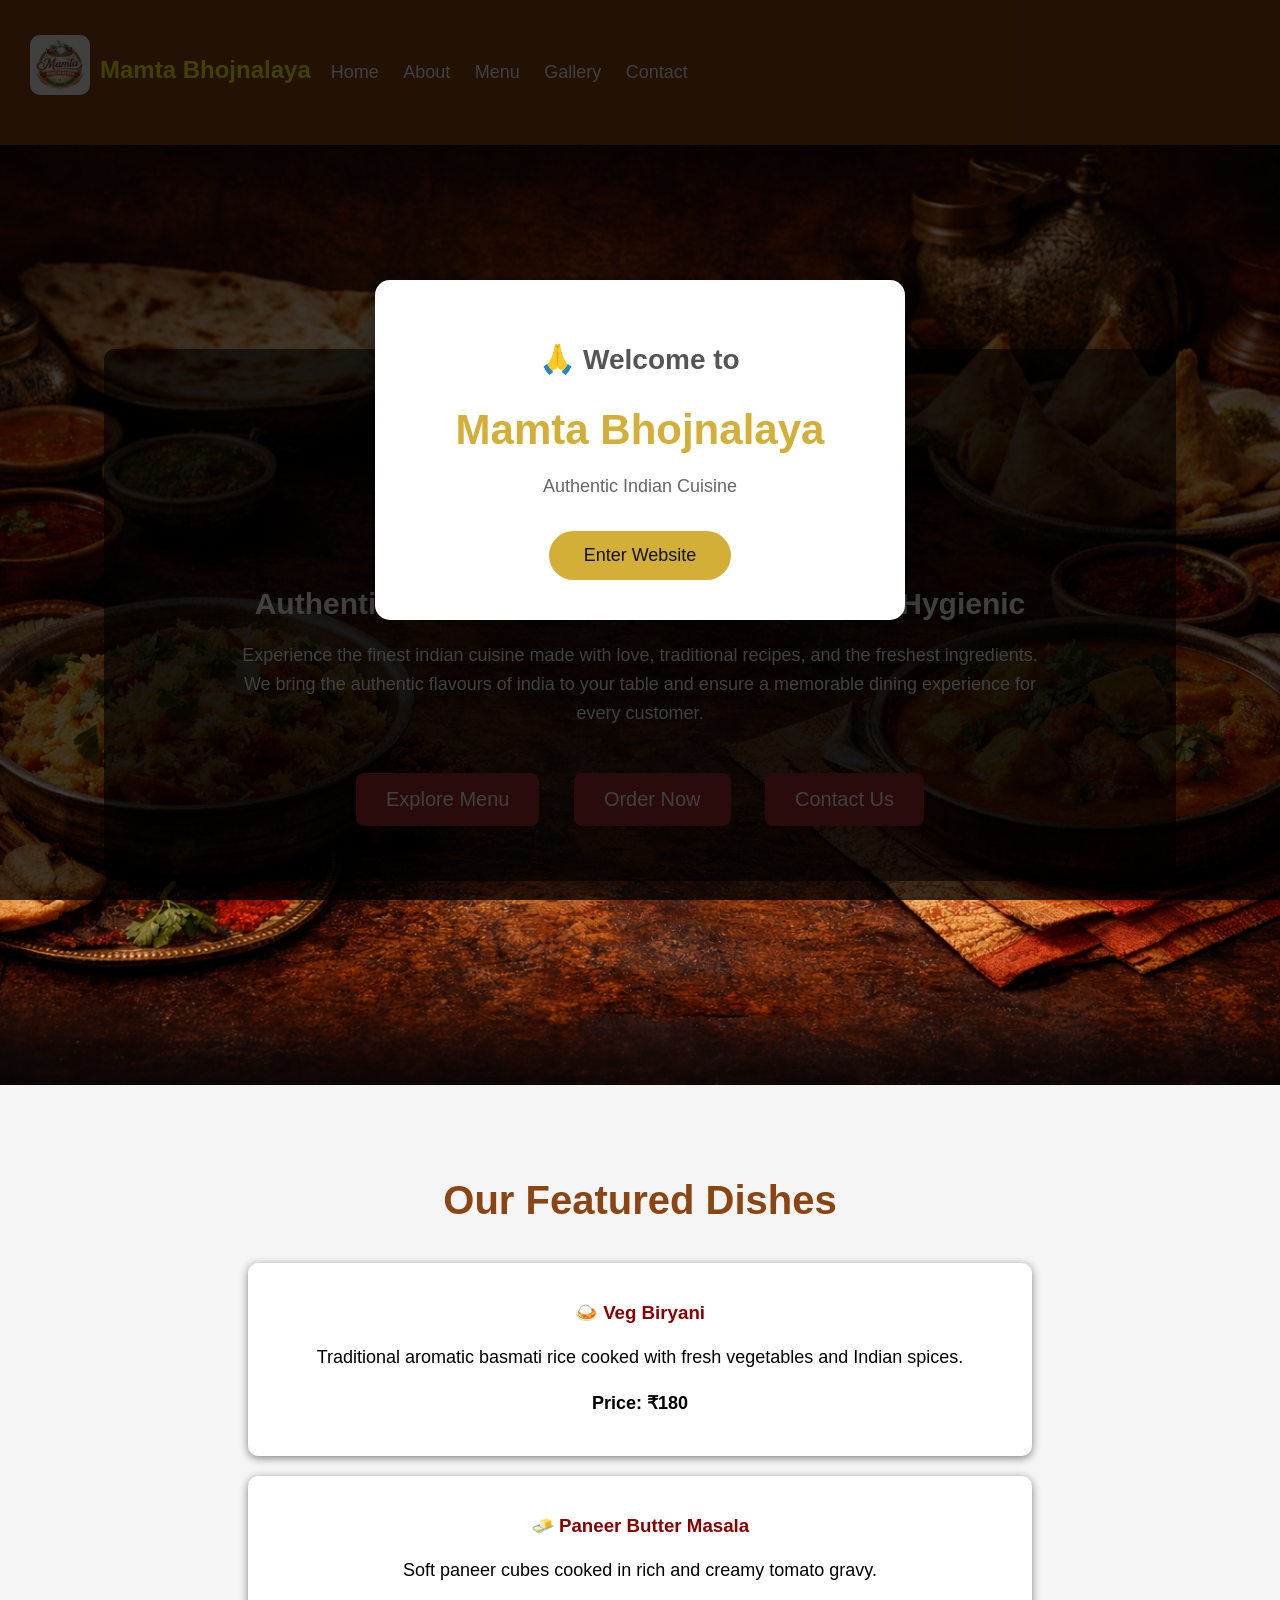
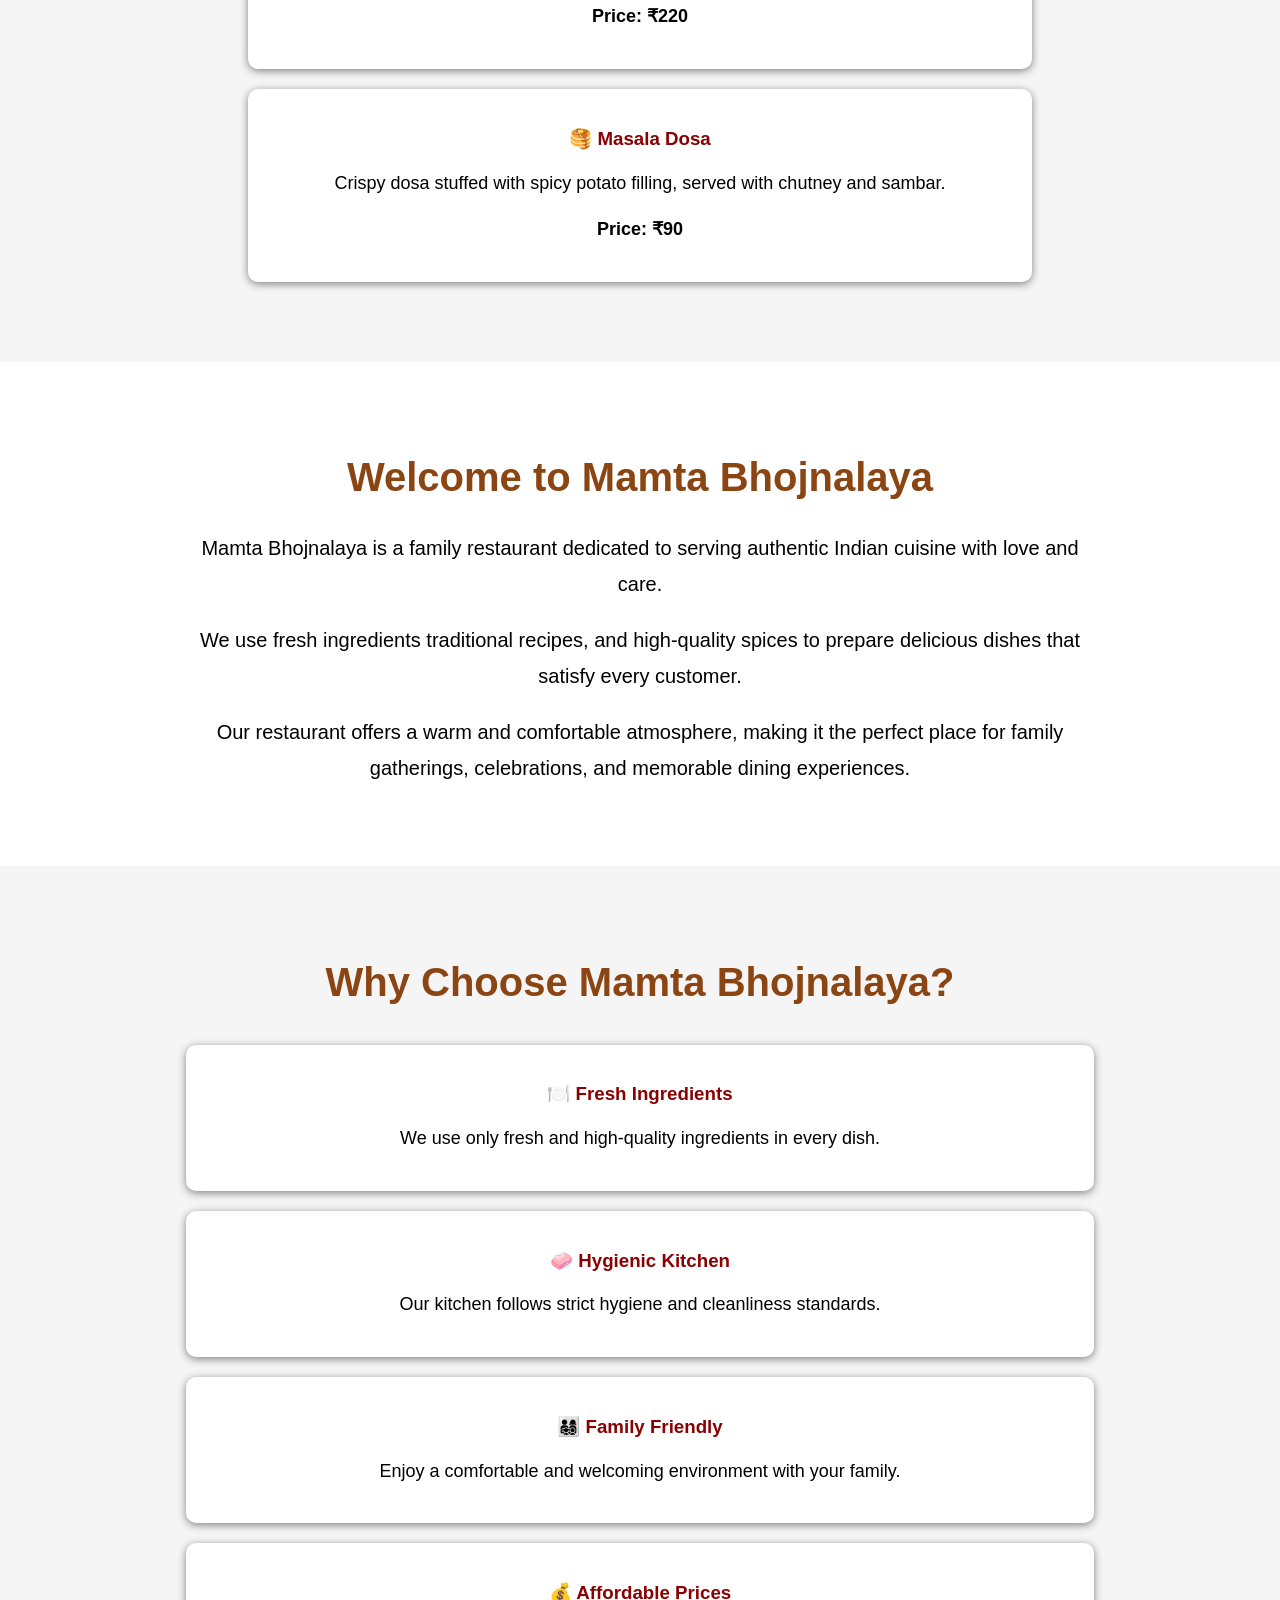
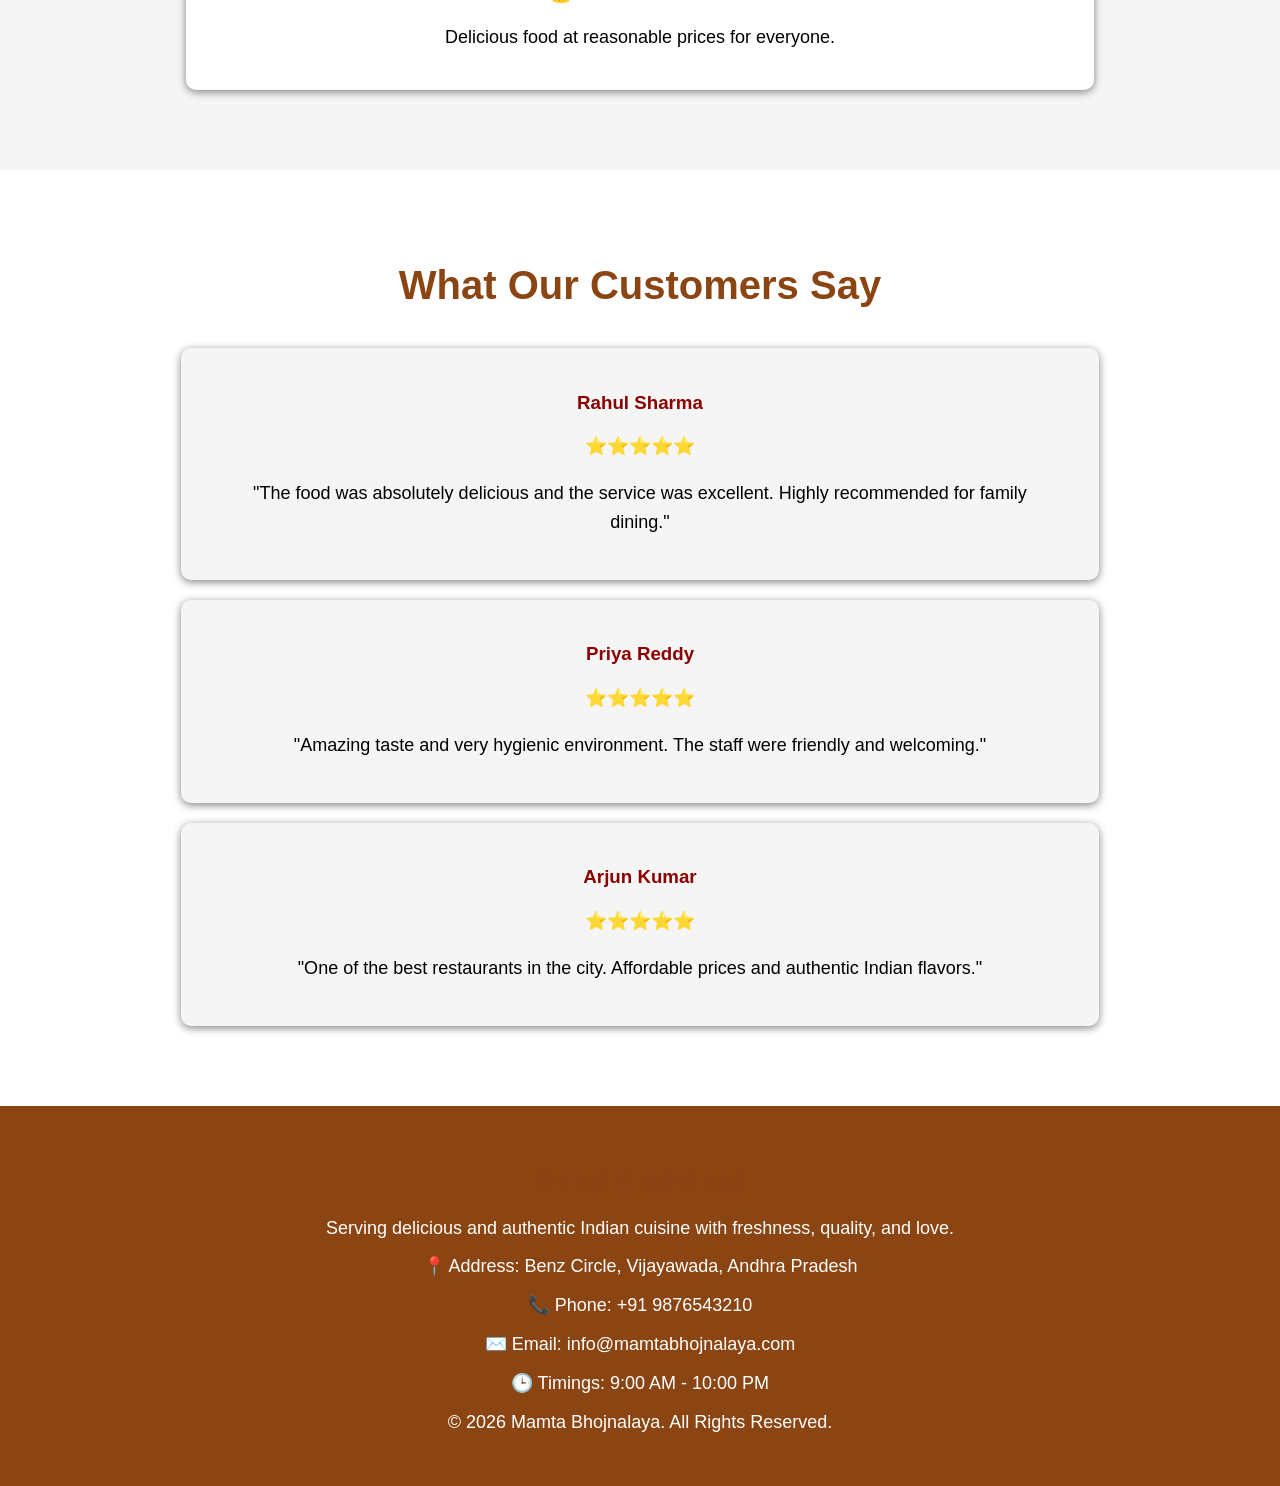
<file: index.html>
<!DOCTYPE html>
<html lang="en">
    <head>
        <meta charset="UTF-8">
        <meta name="viewport" content="width=device-width, initial-scale=1.0">
        <title>Mamta Bhojnalaya | Home</title>
        <link rel="stylesheet" href="css/style.css">
        <link rel="icon" type="image/png" href="images/favicon.jpg">
    </head>
    <body>
        <nav>
            <div class="logo-title">
                <img src="images/logo.png" alt="Logo">
                <h1>Mamta Bhojnalaya</h1>
            </div>
            <div class="menu">
                <a href="index.html">Home</a>
                <a href="about.html">About</a>
                <a href="menu.html">Menu</a>
                <a href="gallery.html">Gallery</a>
                <a href="contact.html">Contact</a>
            </div>
        </nav>
                     <!-- hero section -->
        <section class="hero">
            <div class="hero-content">
                <h1>
                    Welcome to<br> Mamta Bhojnalaya
                </h1>
                <h3>
                    Authentic Taste of India • Fresh & Delicious • Hygienic  
                </h3>
                <p> Experience the finest indian cuisine made with love,
                    traditional recipes, and the freshest ingredients.
                    We bring the authentic flavours of india to your table
                    and ensure a memorable dining experience for every customer.
                </p> 
                <div class="hero-buttons">
                    <a href="menu.html" class="btn">Explore Menu</a>
                    <a href="contact.html" class="btn">Order Now</a>
                    <a href="contact.html" class="btn">Contact Us</a>
                </div>
                
            </div>
        </section>
                     <!-- Featured Dishes -->
       <section class="featured">
            <h2>Our Featured Dishes</h2>
            <div class="dish-card">
                <h3>🍛 Veg Biryani</h3>
                <p>
                    Traditional aromatic basmati rice cooked with
                    fresh vegetables and Indian spices.
                </p>
                <p><strong>Price: ₹180</strong></p>
           </div>
           <div class="dish-card">
                <h3>🧈 Paneer Butter Masala</h3>
                <p>
                    Soft paneer cubes cooked in rich and creamy
                    tomato gravy.
                </p>
                <p><strong>Price: ₹220</strong></p>
            </div>
            <div class="dish-card">
                <h3>🥞 Masala Dosa</h3>
                <p>
                    Crispy dosa stuffed with spicy potato filling,
                    served with chutney and sambar.
                </p>
                <p><strong>Price: ₹90</strong></p>
            </div>
        </section>
        <!-- Welcome section -->
         <section class="welcome">
            <h2>Welcome to Mamta Bhojnalaya</h2>
            <p>
                Mamta Bhojnalaya is a family restaurant dedicated to 
                serving authentic Indian cuisine with love and care.
            </p>
            <p>
                We use fresh ingredients traditional recipes, and
                high-quality spices to prepare delicious dishes that
                satisfy every customer.
            </p>
            <p>
                Our restaurant offers a warm and comfortable
                atmosphere, making it the perfect place for family
                gatherings, celebrations, and memorable dining experiences.
            </p>
        </section>
        <!-- Why Choose Us Section -->
        <section class="choose">
            <h2>Why Choose Mamta Bhojnalaya?</h2>
            <div class="choose-card">
                <h3>🍽️ Fresh Ingredients</h3>
                <p>
                    We use only fresh and high-quality ingredients in every dish.
                </p>
           </div>
           <div class="choose-card">
                <h3>🧼 Hygienic Kitchen</h3>
                <p>
                   Our kitchen follows strict hygiene and cleanliness standards.
                </p>
            </div>
            <div class="choose-card">
                <h3>👨‍👩‍👧‍👦 Family Friendly</h3>
            <p>
                Enjoy a comfortable and welcoming environment with your family.
            </p>
           </div>
           <div class="choose-card">
                <h3>💰 Affordable Prices</h3>
            <p>
                Delicious food at reasonable prices for everyone.
            </p>
            </div>
        </section>
        <!-- Customer Reviews Section -->
        <section class="reviews">
            <h2>What Our Customers Say</h2>
            <div class="review-card">
                <h3>Rahul Sharma</h3>
                <p>⭐⭐⭐⭐⭐</p>
                <p>
                    "The food was absolutely delicious and the service was excellent.
                    Highly recommended for family dining."
                </p>
            </div>
            <div class="review-card">
                <h3>Priya Reddy</h3>
                <p>⭐⭐⭐⭐⭐</p>
                <p>
                    "Amazing taste and very hygienic environment.
                    The staff were friendly and welcoming."
                </p>
           </div>
           <div class="review-card">
                <h3>Arjun Kumar</h3>
                <p>⭐⭐⭐⭐⭐</p>
                <p>
                    "One of the best restaurants in the city.
                    Affordable prices and authentic Indian flavors."
                </p>
            </div>
        </section>
        <!-- Footer Section -->
        <footer>
            <h2>Mamta Bhojnalaya</h2>
            <p>
                Serving delicious and authentic Indian cuisine with
                freshness, quality, and love.
            </p>
            <p>
                📍 Address: Benz Circle, Vijayawada, Andhra Pradesh
            </p>
            <p>
                📞 Phone: +91 9876543210
            </p>
            <p>
                ✉️ Email: info@mamtabhojnalaya.com
            </p>
            <p>
                🕒 Timings: 9:00 AM - 10:00 PM
            </p>
            <p>
                © 2026 Mamta Bhojnalaya. All Rights Reserved.
            </p>
        </footer>
        <script src="js/script.js"></script>
        <!-- Welcome Popup -->

<div id="welcome-popup" class="popup">
    <div class="popup-content">
        <h2>🙏 Welcome to</h2>
        <h1>Mamta Bhojnalaya</h1>
        <p>Authentic Indian Cuisine</p>

        <button onclick="closePopup()">Enter Website</button>
    </div>
</div>
<script>
function closePopup(){
    document.getElementById("welcome-popup").style.display="none";
}
</script>

<script>
window.onload = function () {
    if (window.innerWidth <= 768) {
        alert("📢 For the best experience, please enable Desktop Site/Desktop Mode in your browser.");
    }
};
</script>

</body>
</html>
    </body>
</html>
</file>
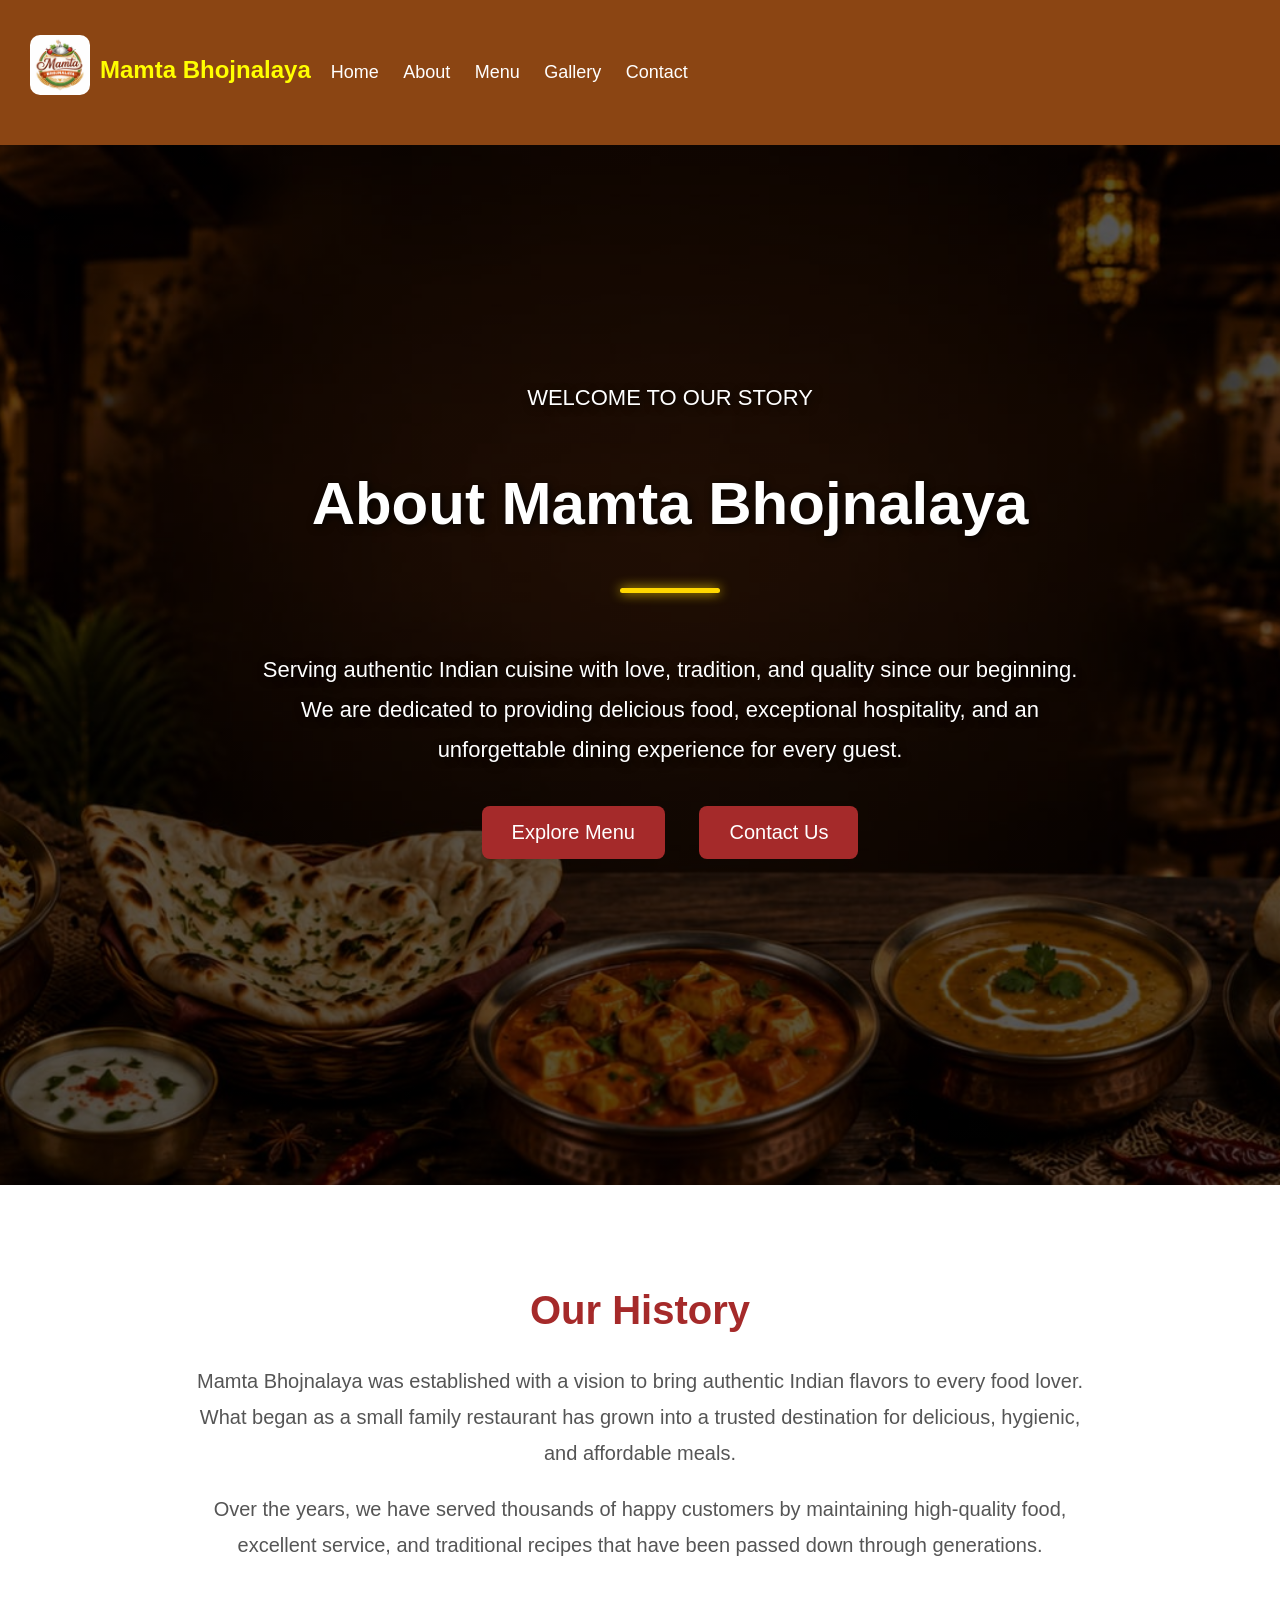
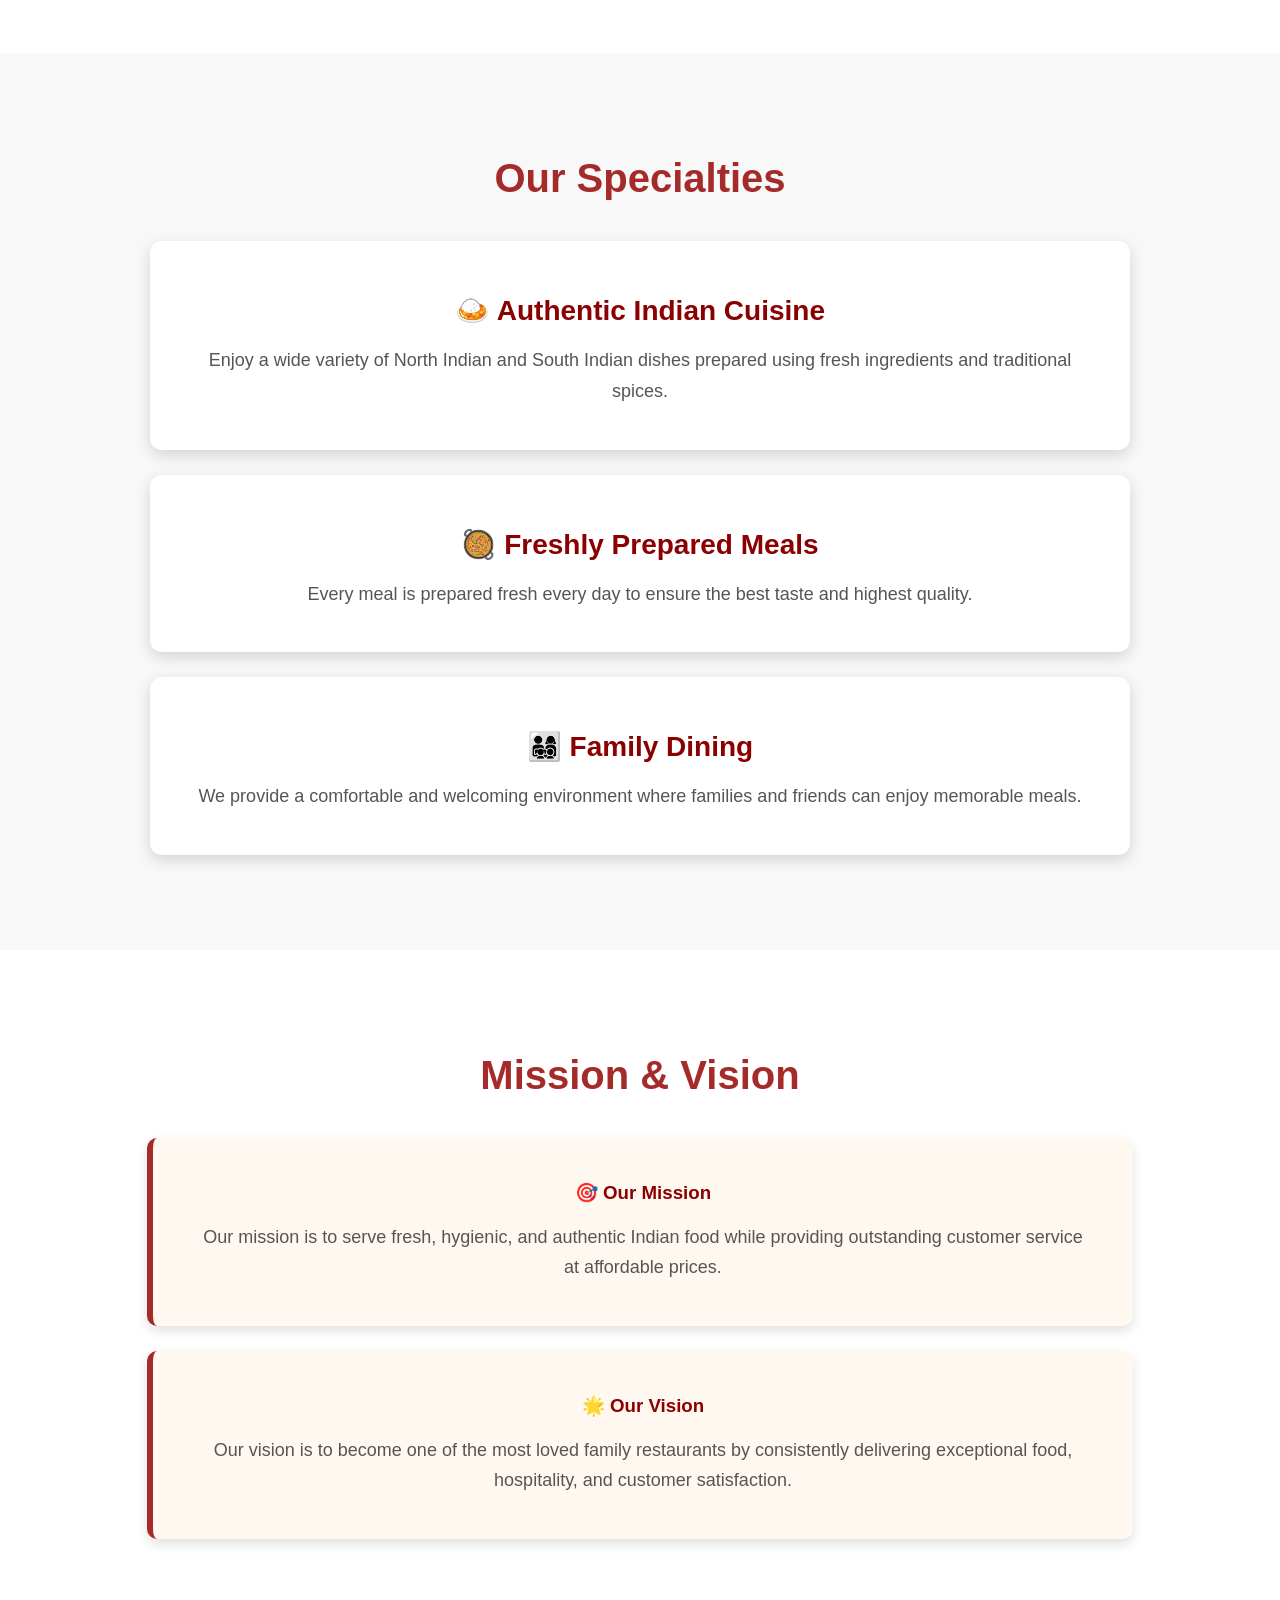
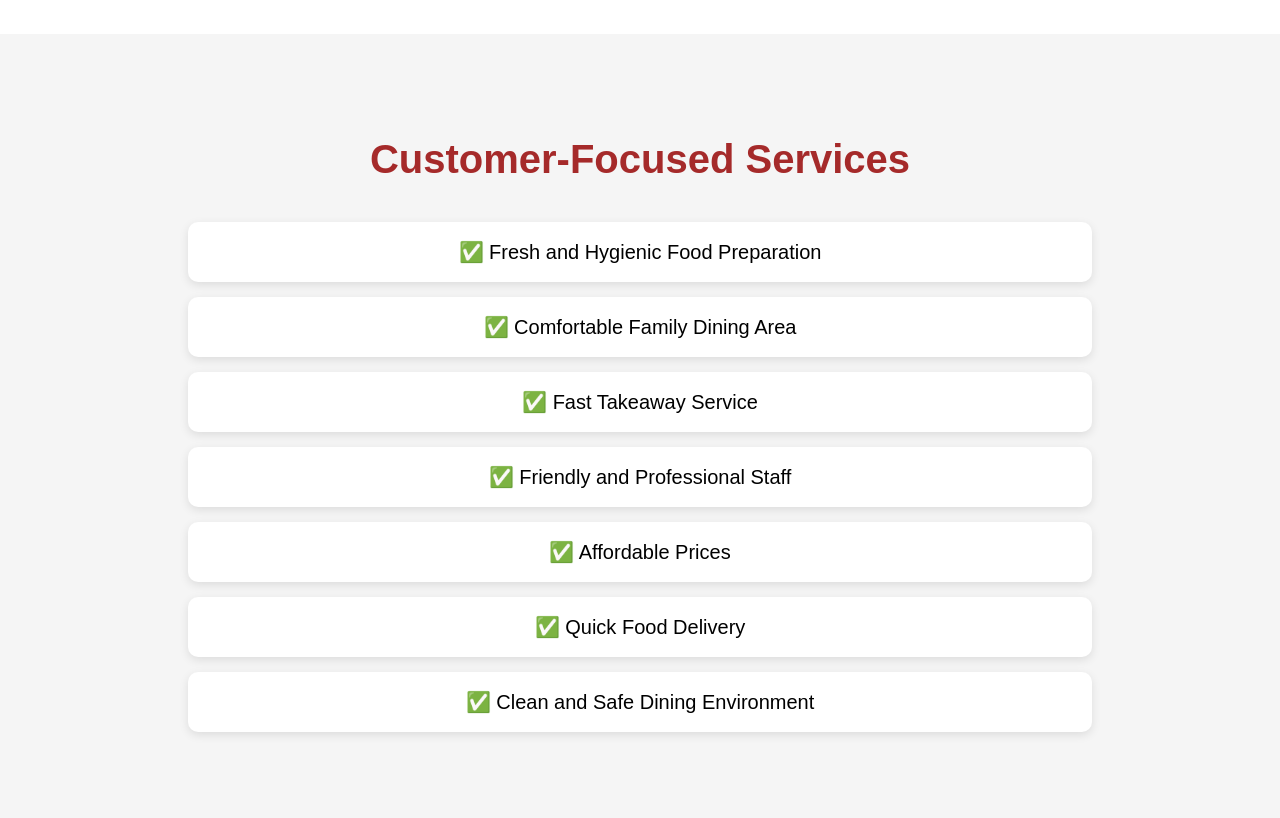
<file: about.html>
<!DOCTYPE html>
<html lang="en">
    <head>
        <meta charset="UTF-8">
        <meta name="viewport" content="width=device-width, initial-scale=1.0">
        <title>Mamta Bhojnalaya | About</title>
        <link rel="stylesheet" href="css/style.css">
        <link rel="icon" type="image/png" href="images/favicon.jpg">
    </head>
    <body>
        <nav>
            <div class="logo-title">
                <img src="images/logo.png" alt="Logo">
                <h1>Mamta Bhojnalaya</h1>
            </div>
            <div class="menu">
                <a href="index.html">Home</a>
                <a href="about.html">About</a>
                <a href="menu.html">Menu</a>
                <a href="gallery.html">Gallery</a>
                <a href="contact.html">Contact</a>
            </div>
        </nav>

        <!-- About Hero Section -->

<section class="about-hero">

    <p class="about-subtitle">WELCOME TO OUR STORY</p>

    <h1>About Mamta Bhojnalaya</h1> 

    <div class="divider"></div>

    <p>
        Serving authentic Indian cuisine with love, tradition, and quality since our beginning.
        We are dedicated to providing delicious food, exceptional hospitality, and an unforgettable
        dining experience for every guest.
    </p>

    <div class="about-buttons">
        <a href="menu.html" class="btn">Explore Menu</a>
        <a href="contact.html" class="btn btn2">Contact Us</a>
    </div>

</section>

<!-- Restaurant History -->
<section class="history">

    <h2>Our History</h2>

    <p>
        Mamta Bhojnalaya was established with a vision to bring
        authentic Indian flavors to every food lover. What began
        as a small family restaurant has grown into a trusted
        destination for delicious, hygienic, and affordable meals.
    </p>

    <p>
        Over the years, we have served thousands of happy customers
        by maintaining high-quality food, excellent service, and
        traditional recipes that have been passed down through
        generations.
    </p>

</section>

<!-- Our Specialties -->
<section class="specialties">

    <h2>Our Specialties</h2>

    <div class="special-card">

        <h3>🍛 Authentic Indian Cuisine</h3>

        <p>
            Enjoy a wide variety of North Indian and South Indian
            dishes prepared using fresh ingredients and traditional
            spices.
        </p>

    </div>

    <div class="special-card">

        <h3>🥘 Freshly Prepared Meals</h3>

        <p>
            Every meal is prepared fresh every day to ensure the
            best taste and highest quality.
        </p>

    </div>

    <div class="special-card">

        <h3>👨‍👩‍👧‍👦 Family Dining</h3>

        <p>
            We provide a comfortable and welcoming environment
            where families and friends can enjoy memorable meals.
        </p>

    </div>

</section>

<!-- Mission & Vision -->
<section class="mission-vision">

    <h2>Mission & Vision</h2>

    <div class="mission">

        <h3>🎯 Our Mission</h3>

        <p>
            Our mission is to serve fresh, hygienic, and authentic
            Indian food while providing outstanding customer service
            at affordable prices.
        </p>

    </div>

    <div class="vision">

        <h3>🌟 Our Vision</h3>

        <p>
            Our vision is to become one of the most loved family
            restaurants by consistently delivering exceptional food,
            hospitality, and customer satisfaction.
        </p>

    </div>

</section>

<!-- Customer-Focused Services -->
<section class="services">

    <h2>Customer-Focused Services</h2>

    <ul>

        <li>✅ Fresh and Hygienic Food Preparation</li>

        <li>✅ Comfortable Family Dining Area</li>

        <li>✅ Fast Takeaway Service</li>

        <li>✅ Friendly and Professional Staff</li>

        <li>✅ Affordable Prices</li>

        <li>✅ Quick Food Delivery</li>

        <li>✅ Clean and Safe Dining Environment</li>

    </ul>

</section>
        <script src="js/script.js"></script>
    </body>
</html>
</file>
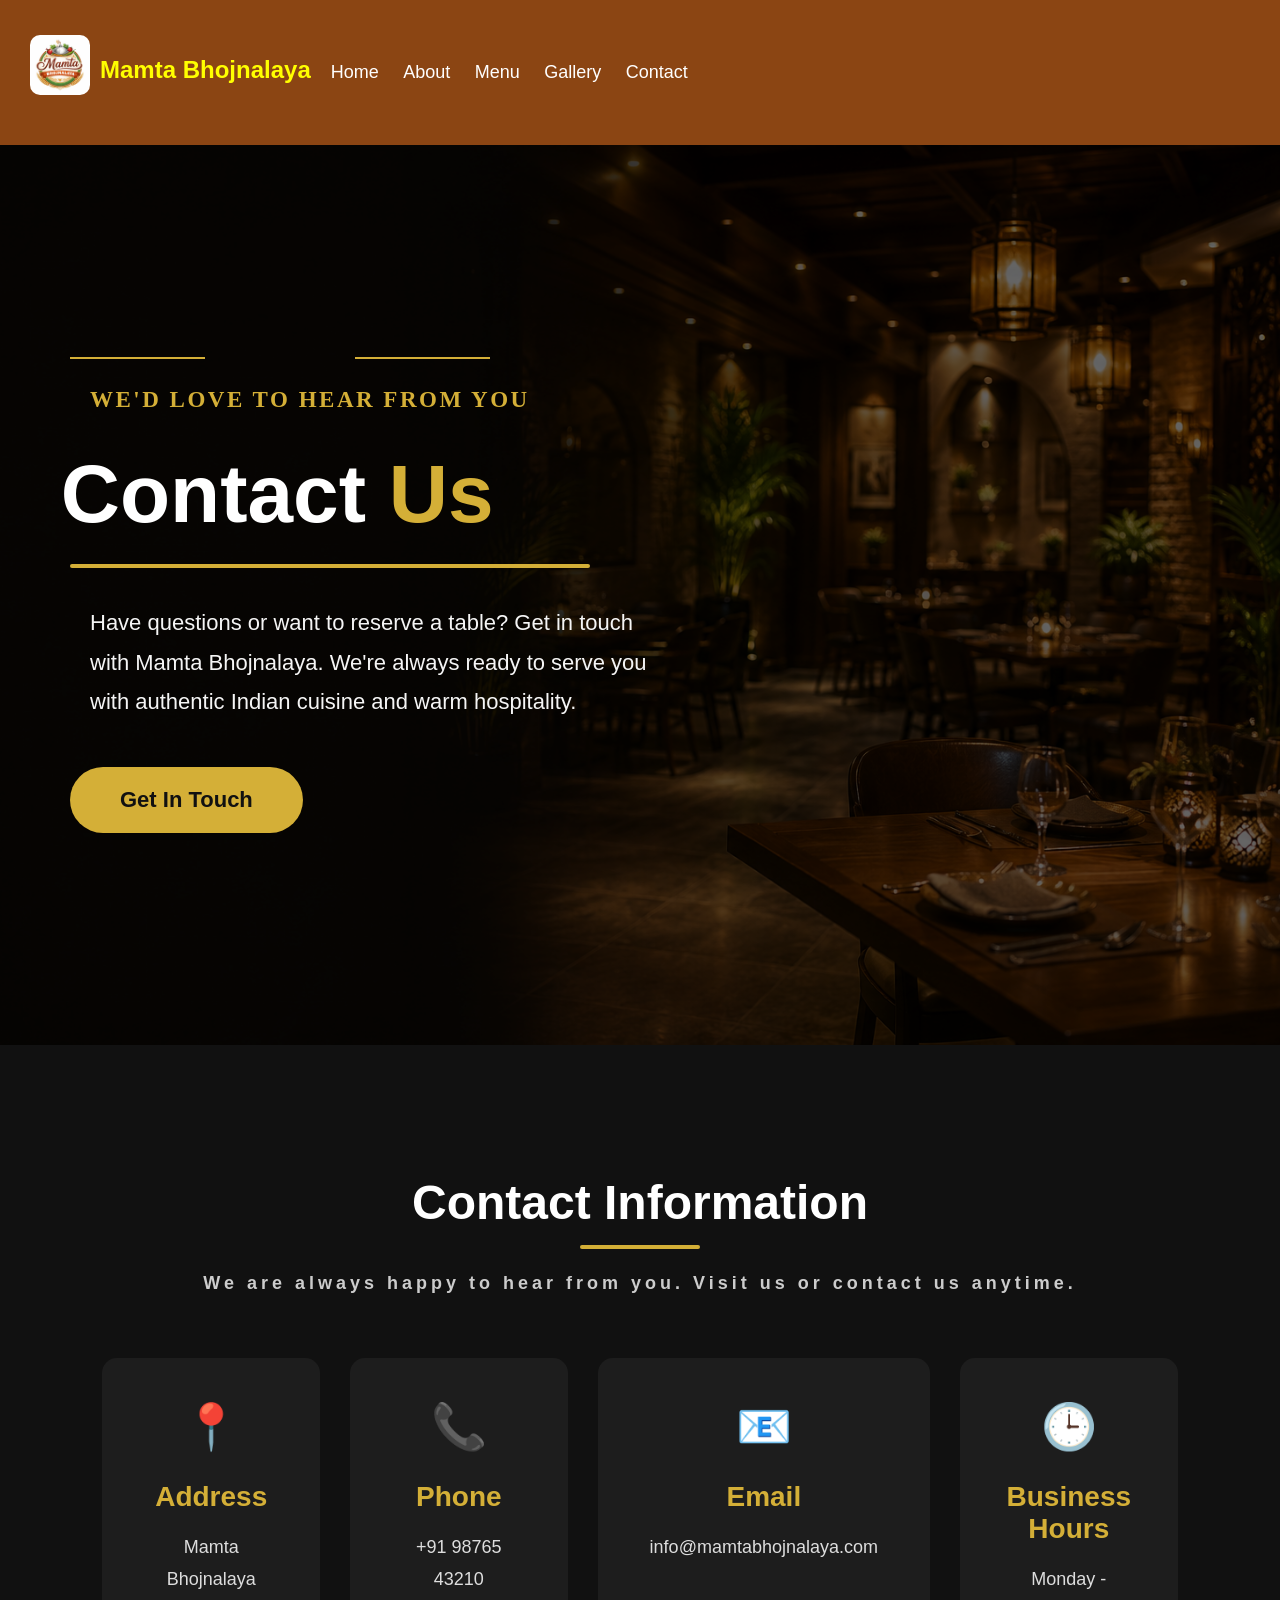
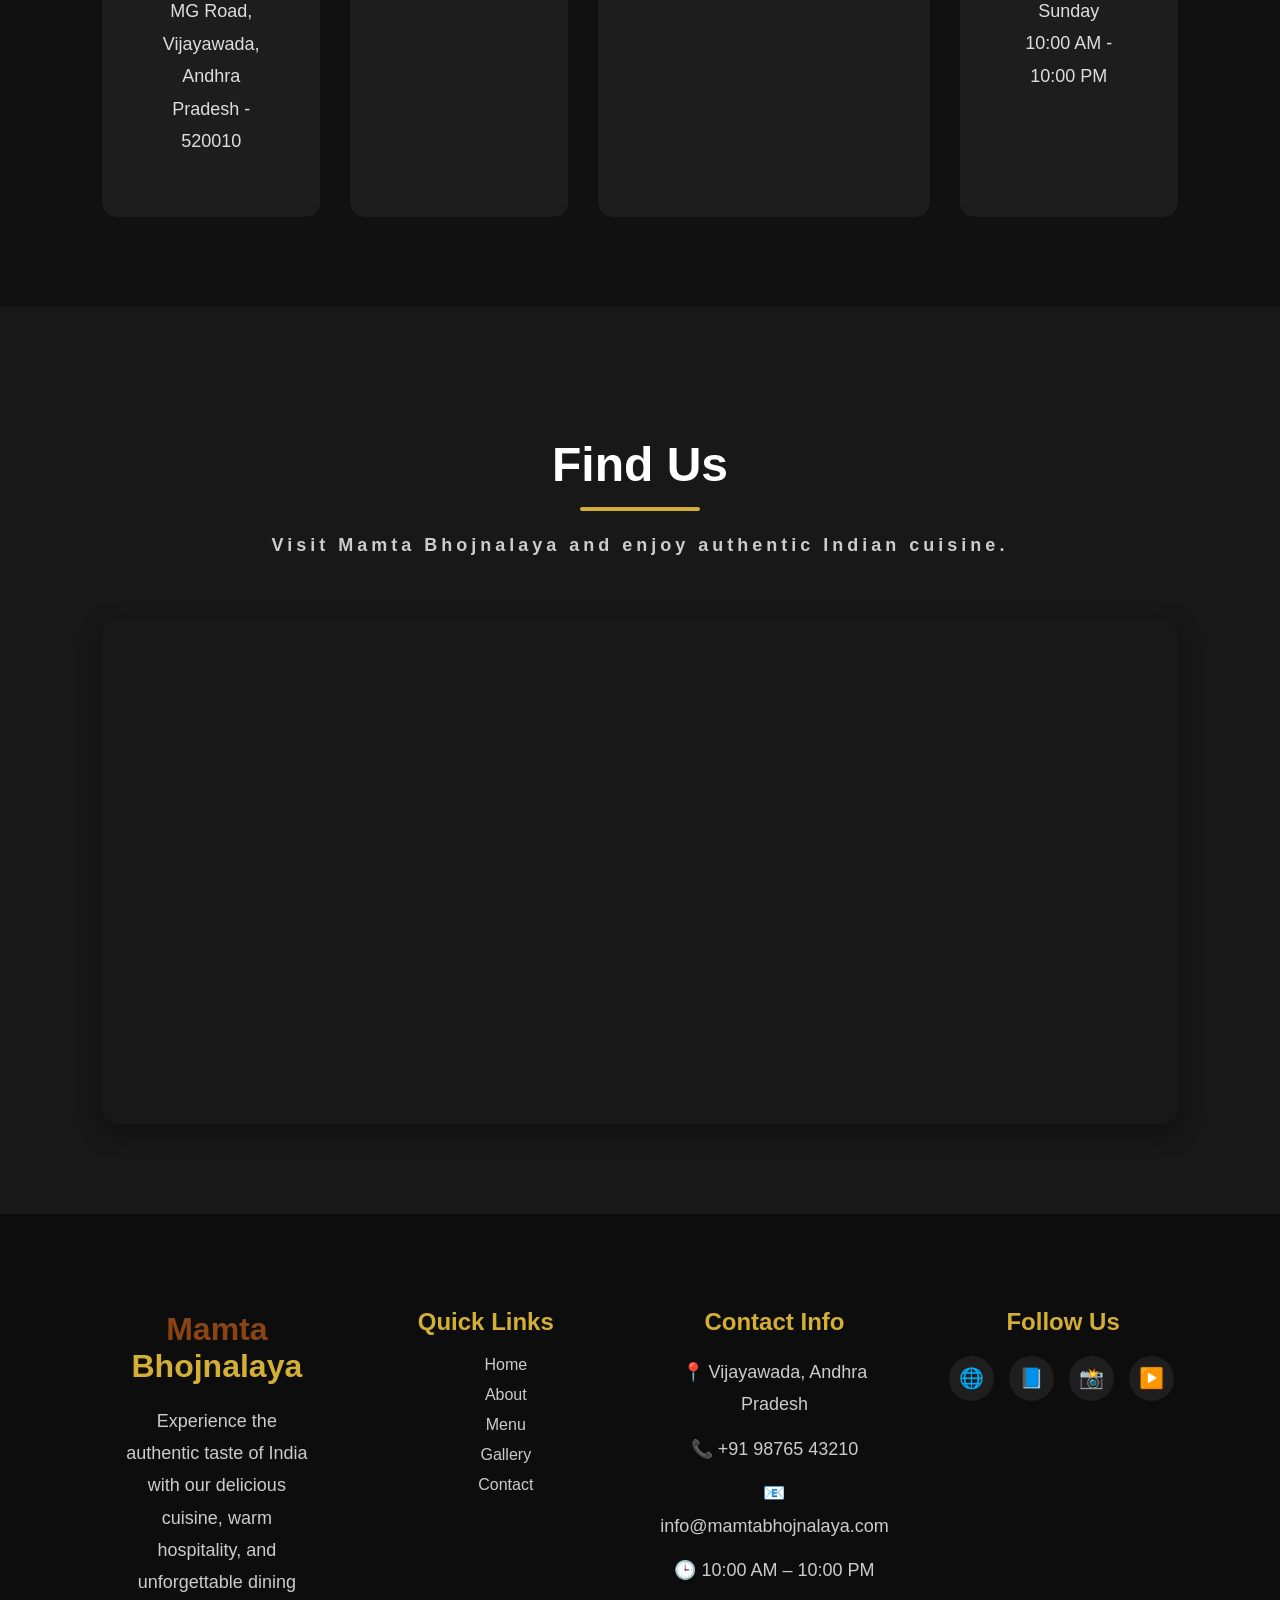
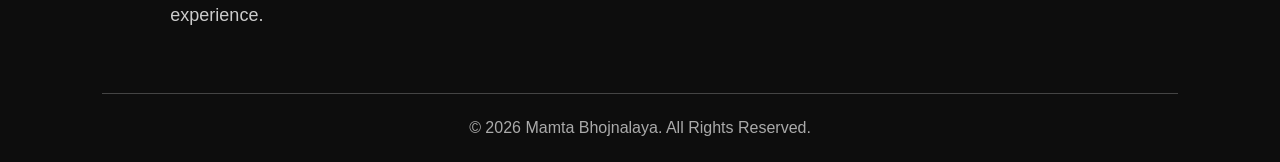
<file: contact.html>
<!DOCTYPE html>
<html lang="en">
    <head>
        <meta charset="UTF-8">
        <meta name="viewport" content="width=device-width, initial-scale=1.0">
        <title>Mamta Bhojnalaya | Contact</title>
        <link rel="stylesheet" href="css/style.css">
        <link rel="icon" type="image/png" href="images/favicon.jpg">
    </head>
    <body>
        <nav>
            <div class="logo-title">
                <img src="images/logo.png" alt="Logo">
                <h1>Mamta Bhojnalaya</h1>
            </div>
            <div class="menu">
                <a href="index.html">Home</a>
                <a href="about.html">About</a>
                <a href="menu.html">Menu</a>
                <a href="gallery.html">Gallery</a>
                <a href="contact.html">Contact</a>
            </div>
        </nav>
        <!-- ================= CONTACT HERO ================= -->

<section class="contact-hero">

    <div class="contact-overlay"></div>

    <div class="contact-content">

        <div class="contact-design">
            <span class="line"></span>
            <span class="line"></span>
        </div>

        <p class="tagline">WE'D LOVE TO HEAR FROM YOU</p>

        <h1>Contact <span>Us</span></h1>

        <div class="underline"></div>

        <p class="description">
            Have questions or want to reserve a table? Get in touch with
            Mamta Bhojnalaya. We're always ready to serve you with authentic
            Indian cuisine and warm hospitality.
        </p>

        <a href="#contact-info" class="contact-btn">Get In Touch</a>

    </div>

</section>

<!-- ================= CONTACT INFO ================= -->

<section class="contact-info" id="contact-info">

    <div class="section-title">
        <h2>Contact Information</h2>
        <div class="title-line"></div>
        <p>We are always happy to hear from you. Visit us or contact us anytime.</p>
    </div>

    <div class="info-container">

        <div class="info-card">
            <div class="icon">📍</div>
            <h3>Address</h3>
            <p>
                Mamta Bhojnalaya<br>
                MG Road, Vijayawada,<br>
                Andhra Pradesh - 520010
            </p>
        </div>

        <div class="info-card">
            <div class="icon">📞</div>
            <h3>Phone</h3>
            <p>+91 98765 43210</p>
        </div>

        <div class="info-card">
            <div class="icon">📧</div>
            <h3>Email</h3>
            <p>info@mamtabhojnalaya.com</p>
        </div>

        <div class="info-card">
            <div class="icon">🕒</div>
            <h3>Business Hours</h3>
            <p>
                Monday - Sunday<br>
                10:00 AM - 10:00 PM
            </p>
        </div>

    </div>

</section>

<section class="map-section">

    <div class="section-title">
        <h2>Find Us</h2>
        <div class="title-line"></div>
        <p>Visit Mamta Bhojnalaya and enjoy authentic Indian cuisine.</p>
    </div>

    <div class="map-container">

        <iframe
            src="https://www.google.com/maps?q=Vijayawada,Andhra+Pradesh&output=embed"
            width="100%"
            height="500"
            style="border:0;"
            allowfullscreen=""
            loading="lazy">
        </iframe>

    </div>

</section>

<!-- ================= FOOTER ================= -->

<footer class="footer">

    <div class="footer-container">

        <!-- Restaurant -->

        <div class="footer-box">
            <h2>Mamta <span>Bhojnalaya</span></h2>

            <p>
                Experience the authentic taste of India with our delicious
                cuisine, warm hospitality, and unforgettable dining experience.
            </p>
        </div>

        <!-- Quick Links -->

        <div class="footer-box">
            <h3>Quick Links</h3>

            <ul>
                <li><a href="index.html">Home</a></li>
                <li><a href="about.html">About</a></li>
                <li><a href="menu.html">Menu</a></li>
                <li><a href="gallery.html">Gallery</a></li>
                <li><a href="contact.html">Contact</a></li>
            </ul>
        </div>

        <!-- Contact -->

        <div class="footer-box">
            <h3>Contact Info</h3>

            <p>📍 Vijayawada, Andhra Pradesh</p>
            <p>📞 +91 98765 43210</p>
            <p>📧 info@mamtabhojnalaya.com</p>
            <p>🕒 10:00 AM – 10:00 PM</p>
        </div>

        <!-- Social -->

        <div class="footer-box">
            <h3>Follow Us</h3>

            <div class="social-icons">
                <a href="#">🌐</a>
                <a href="#">📘</a>
                <a href="#">📸</a>
                <a href="#">▶️</a>
            </div>
        </div>

    </div>

    <hr>

    <div class="copyright">
        © 2026 Mamta Bhojnalaya. All Rights Reserved.
    </div>

</footer>
        <script src="js/script.js"></script>
    </body>
</html>
</file>
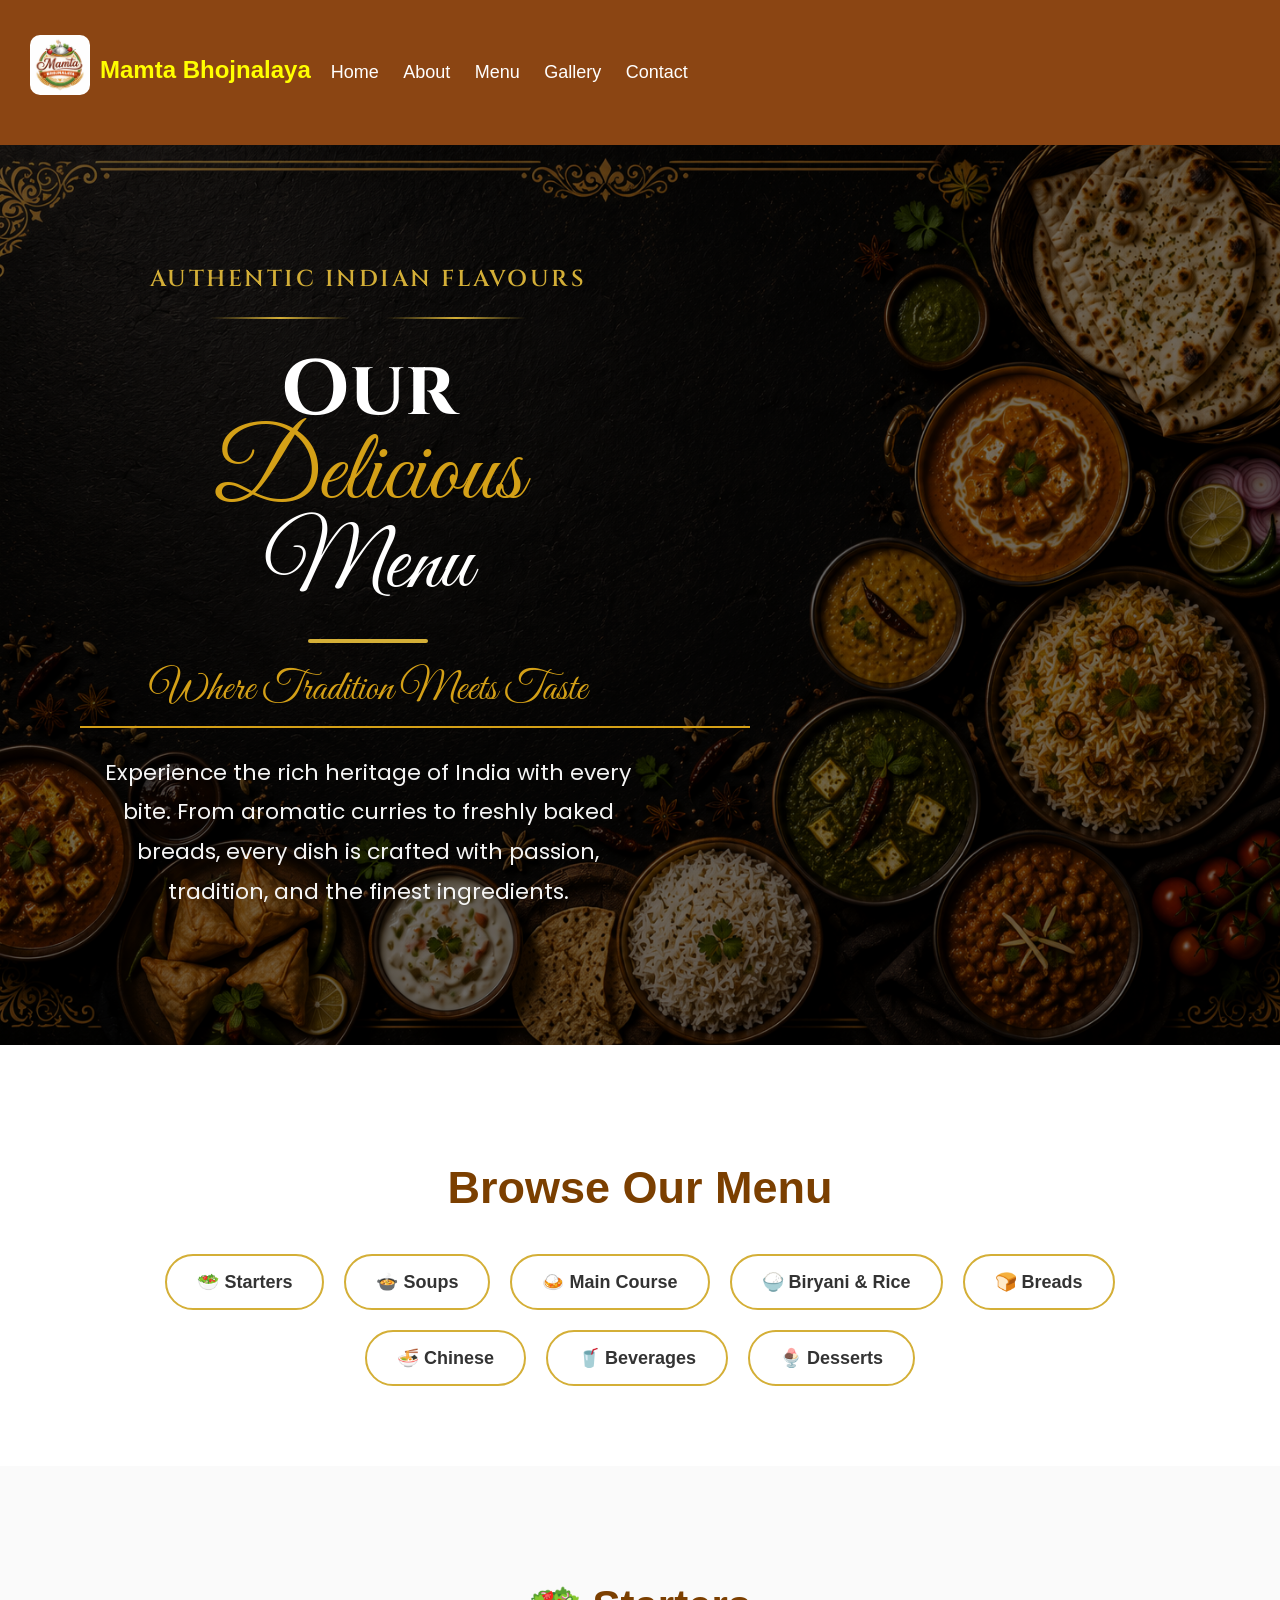
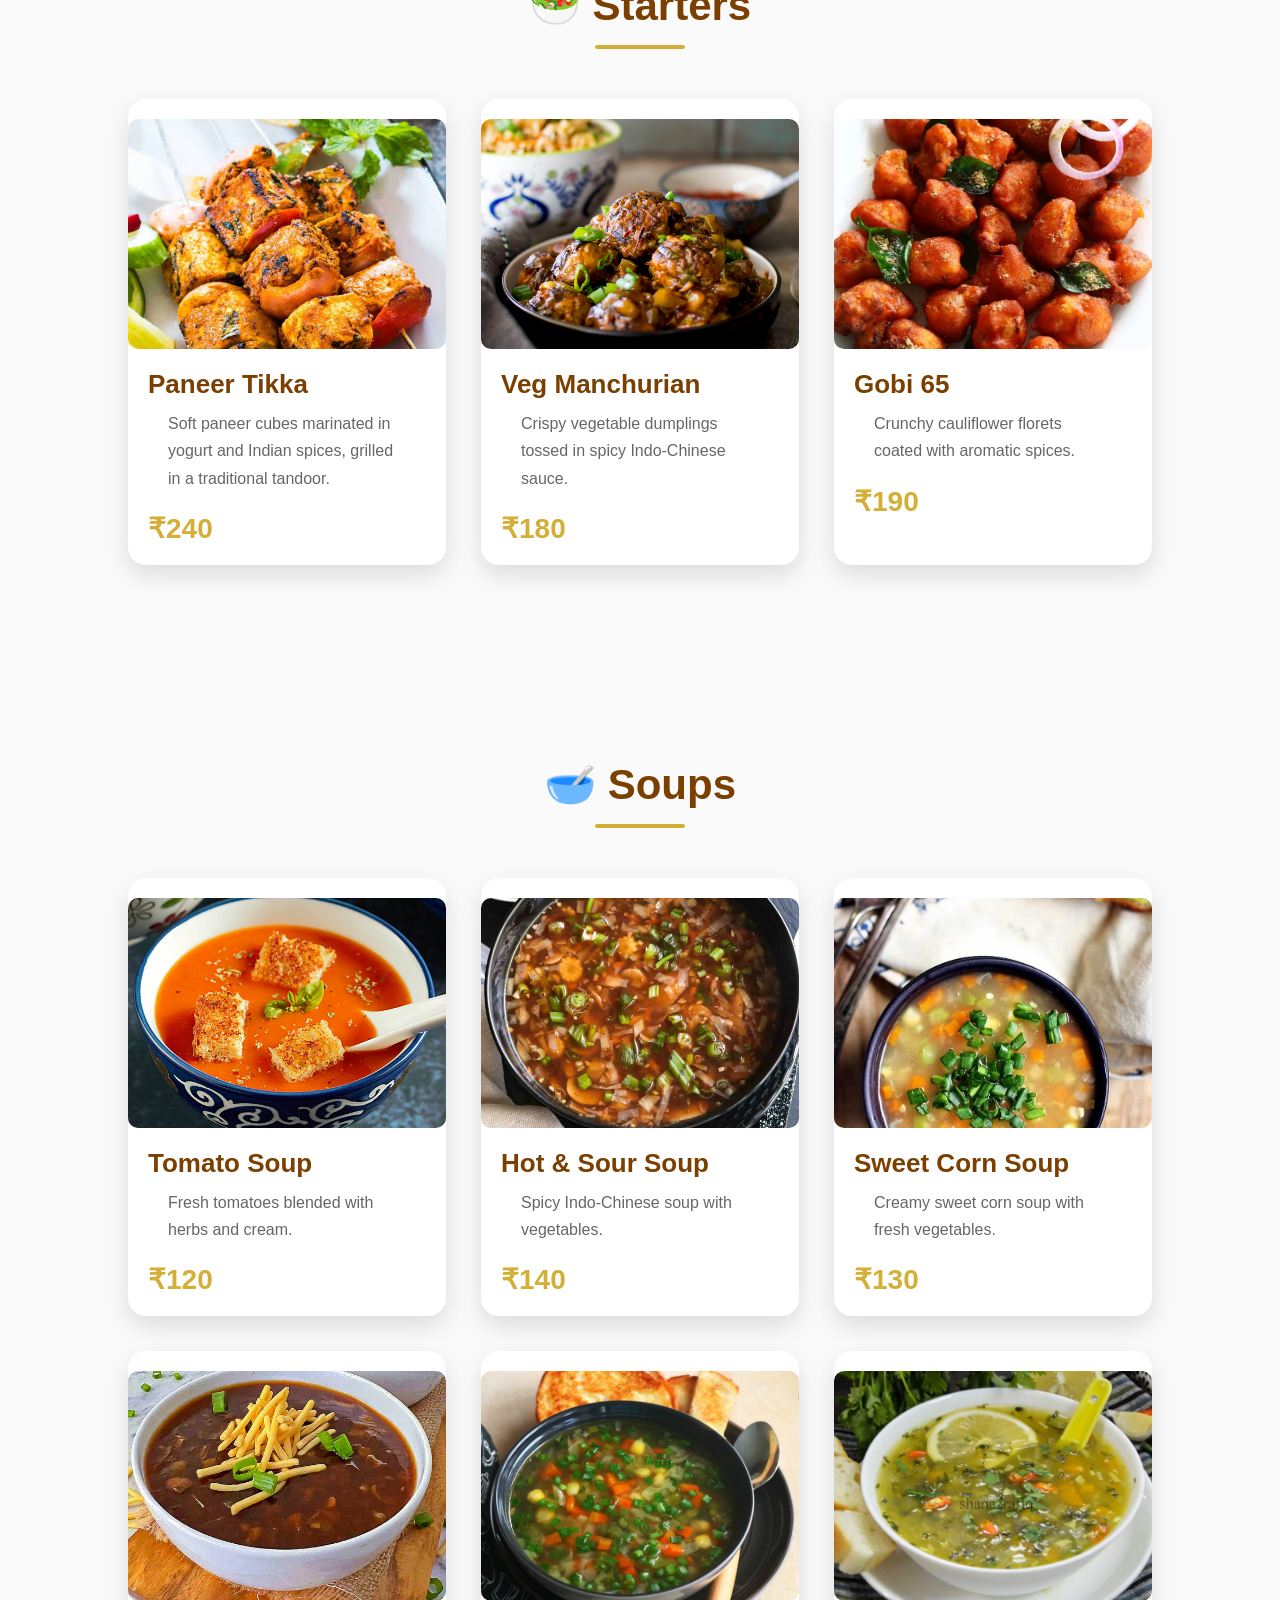
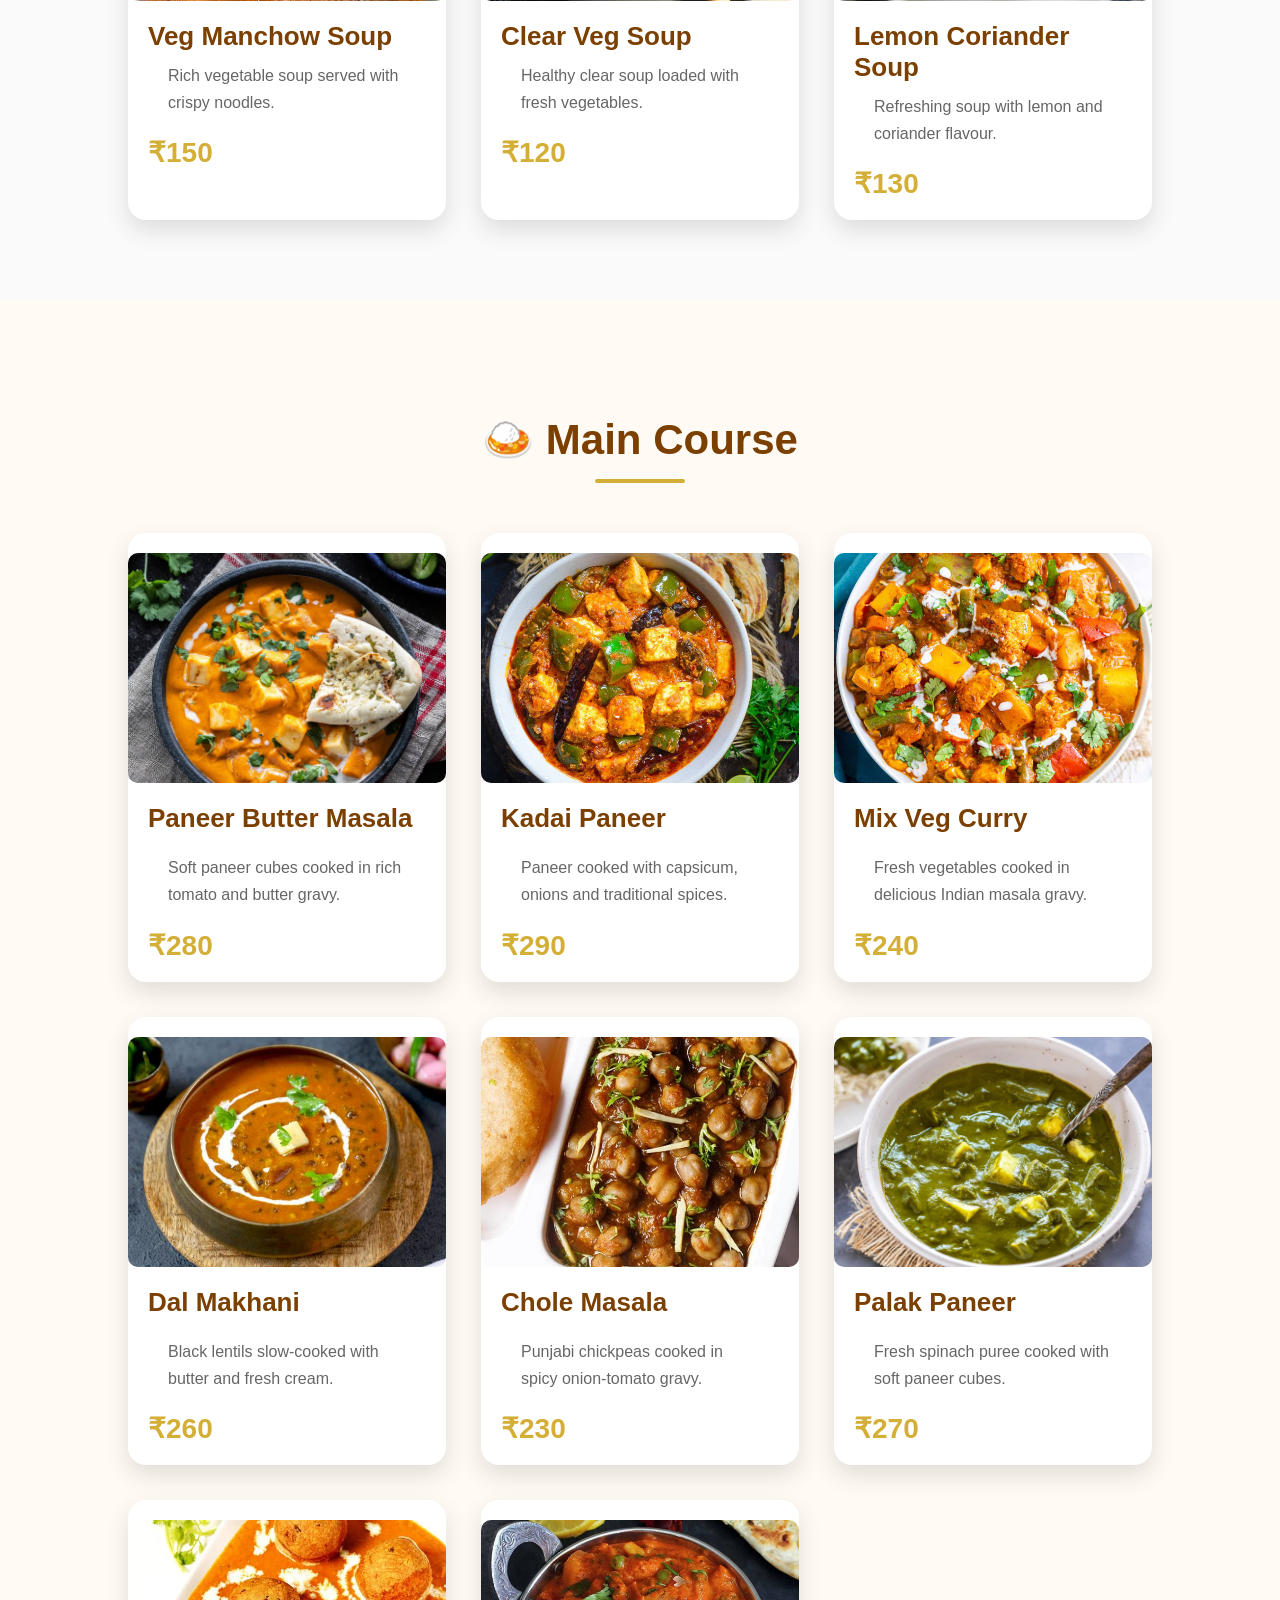
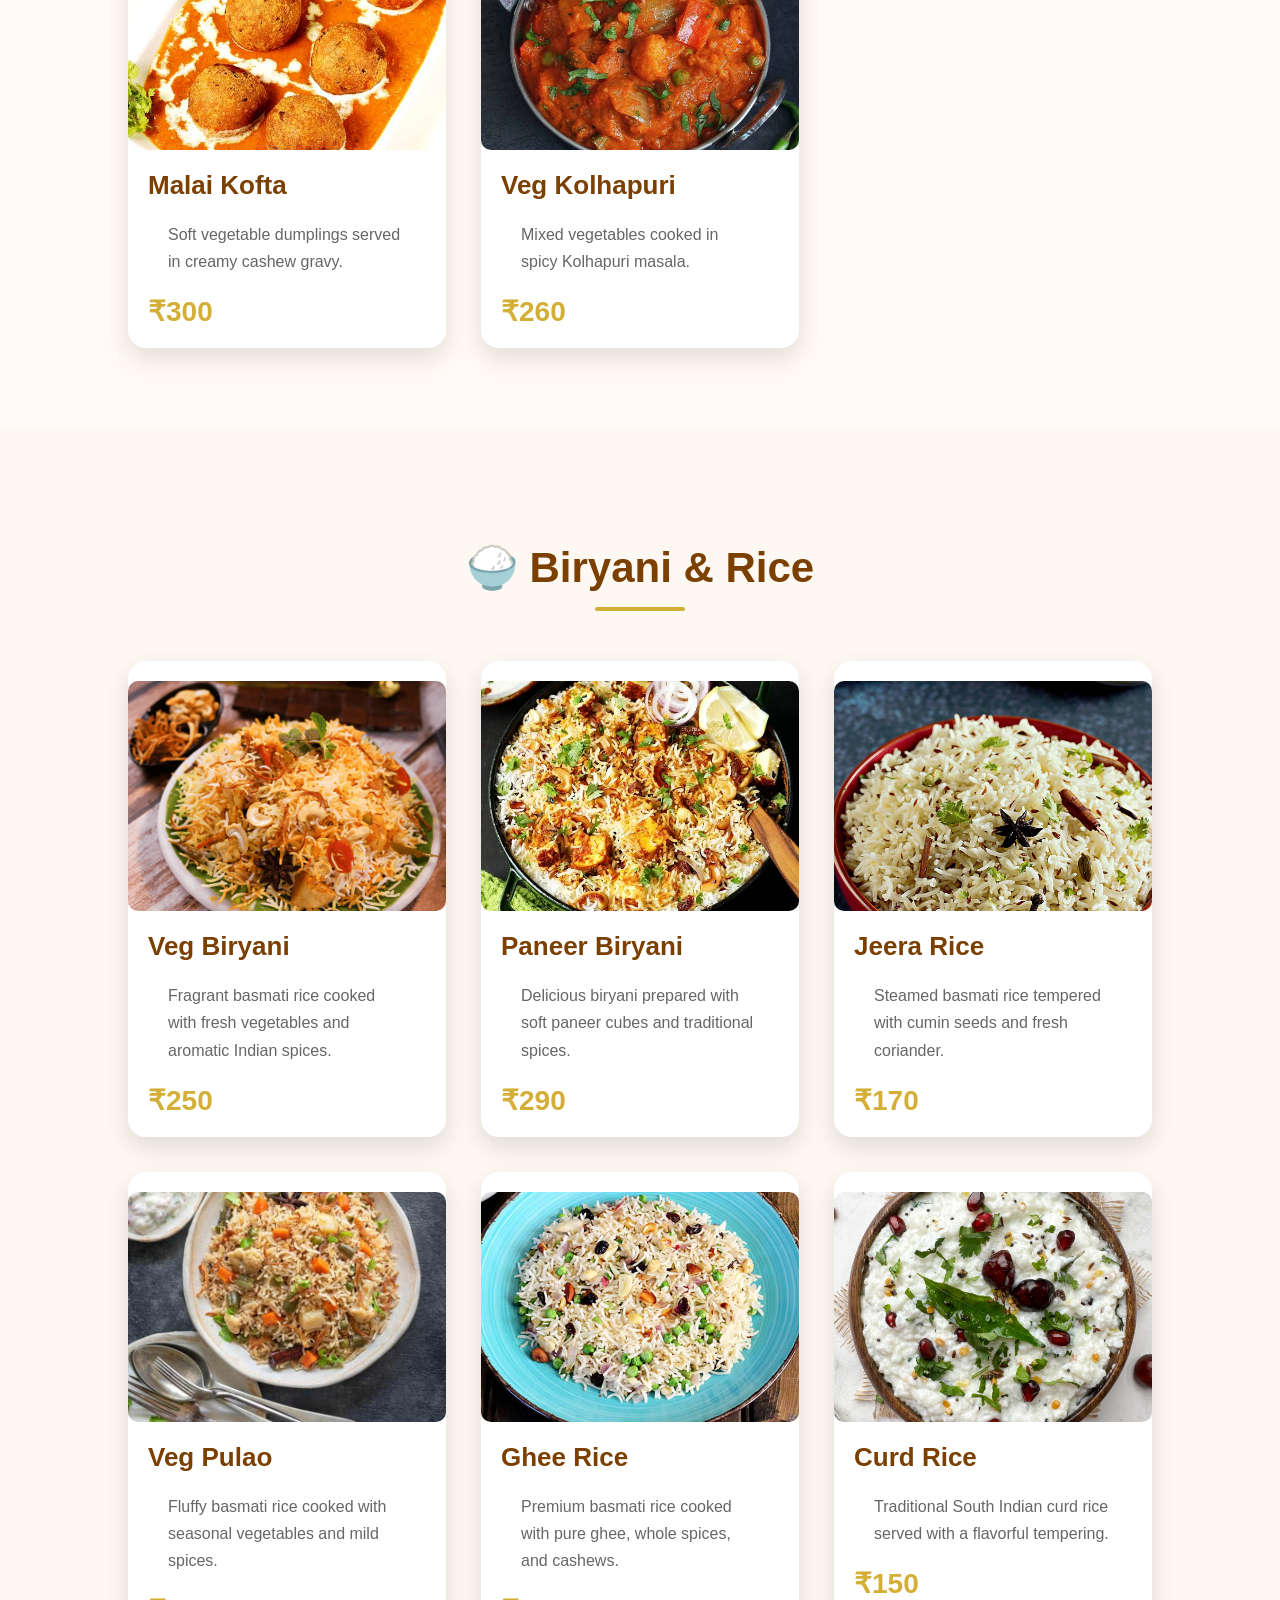
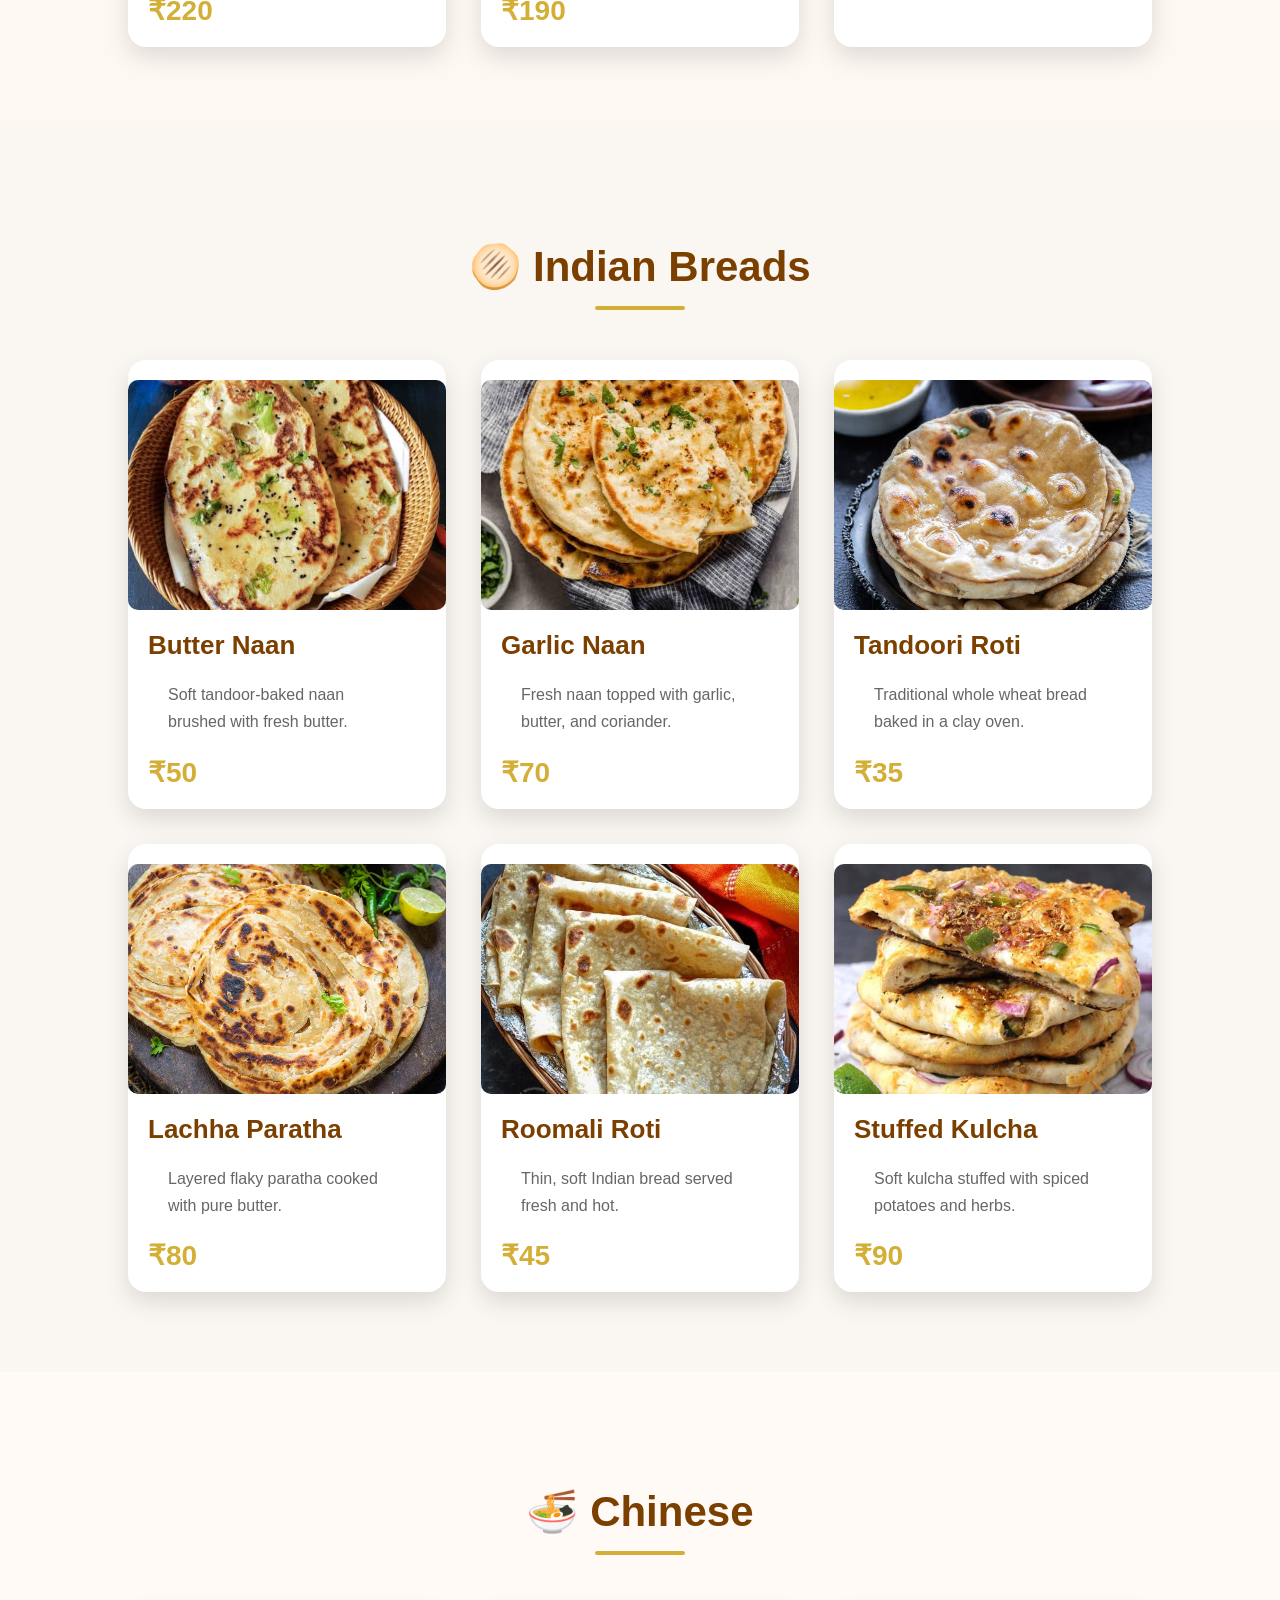
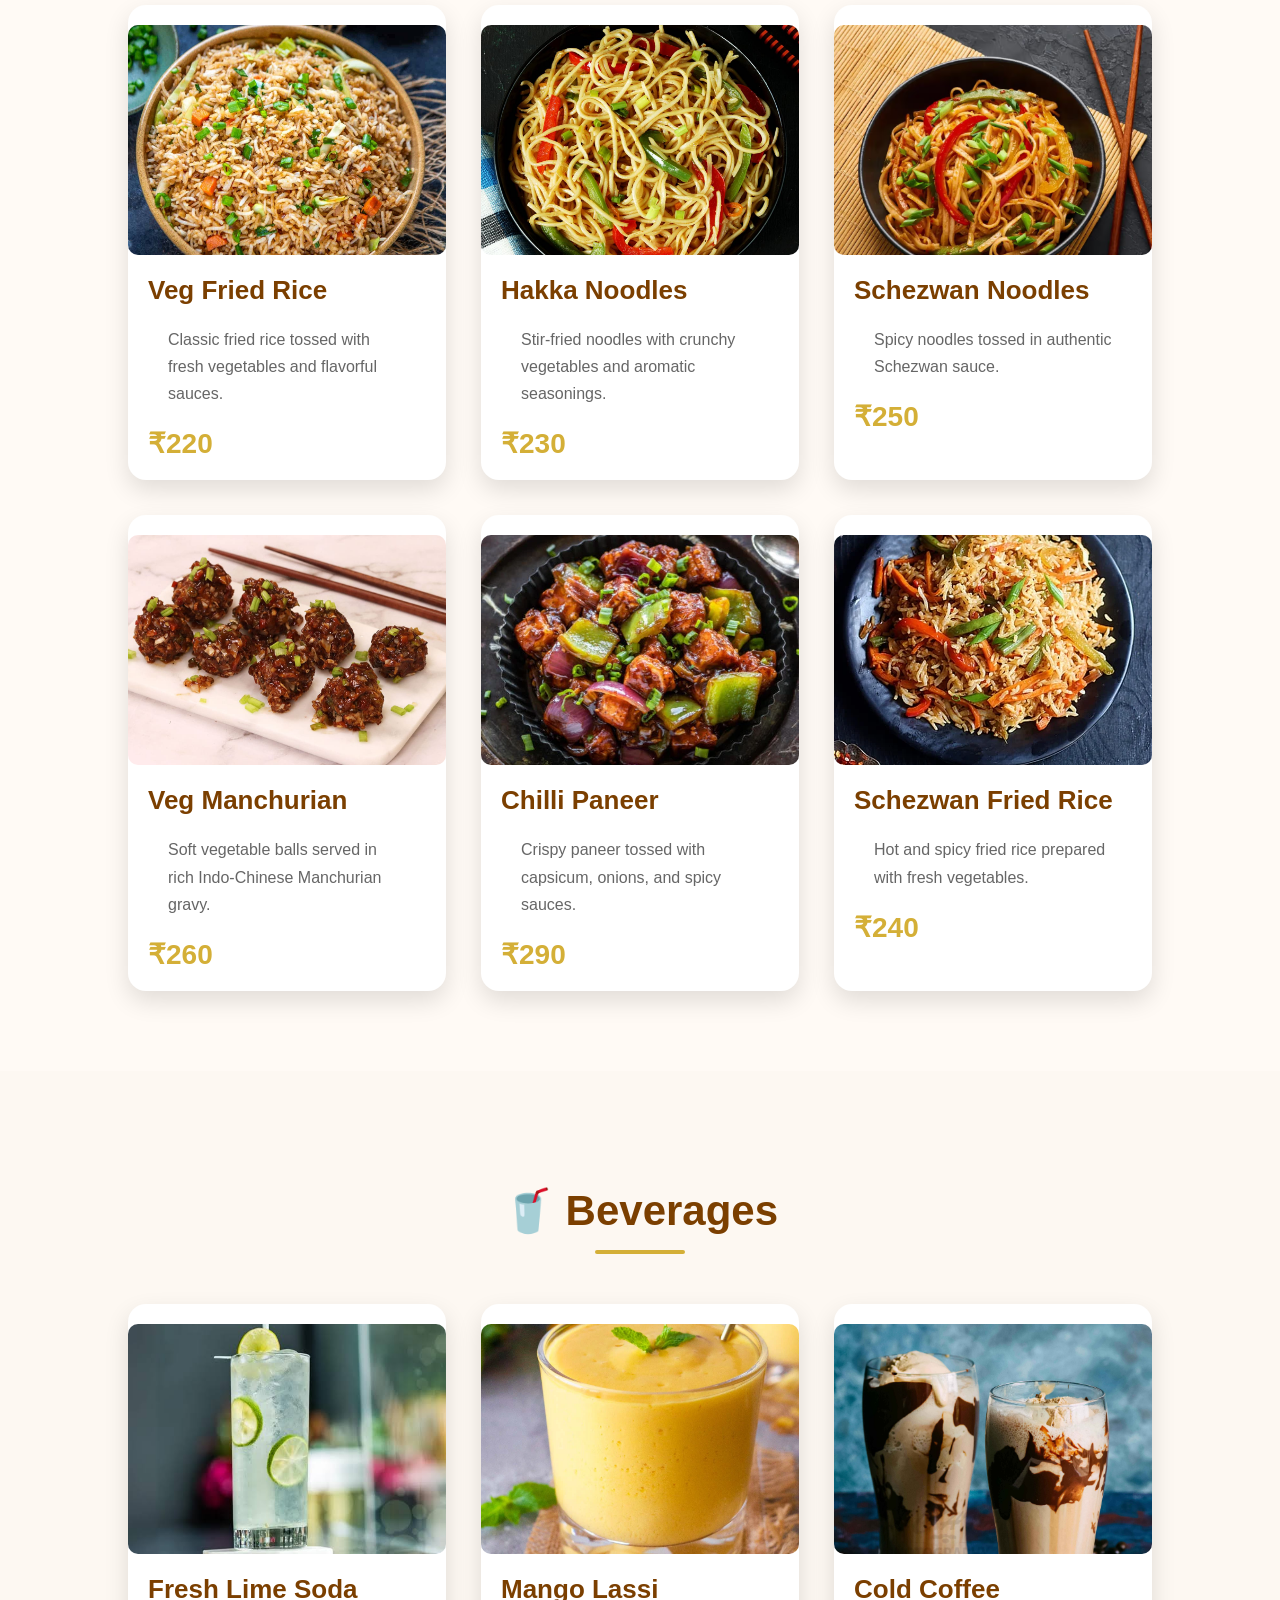
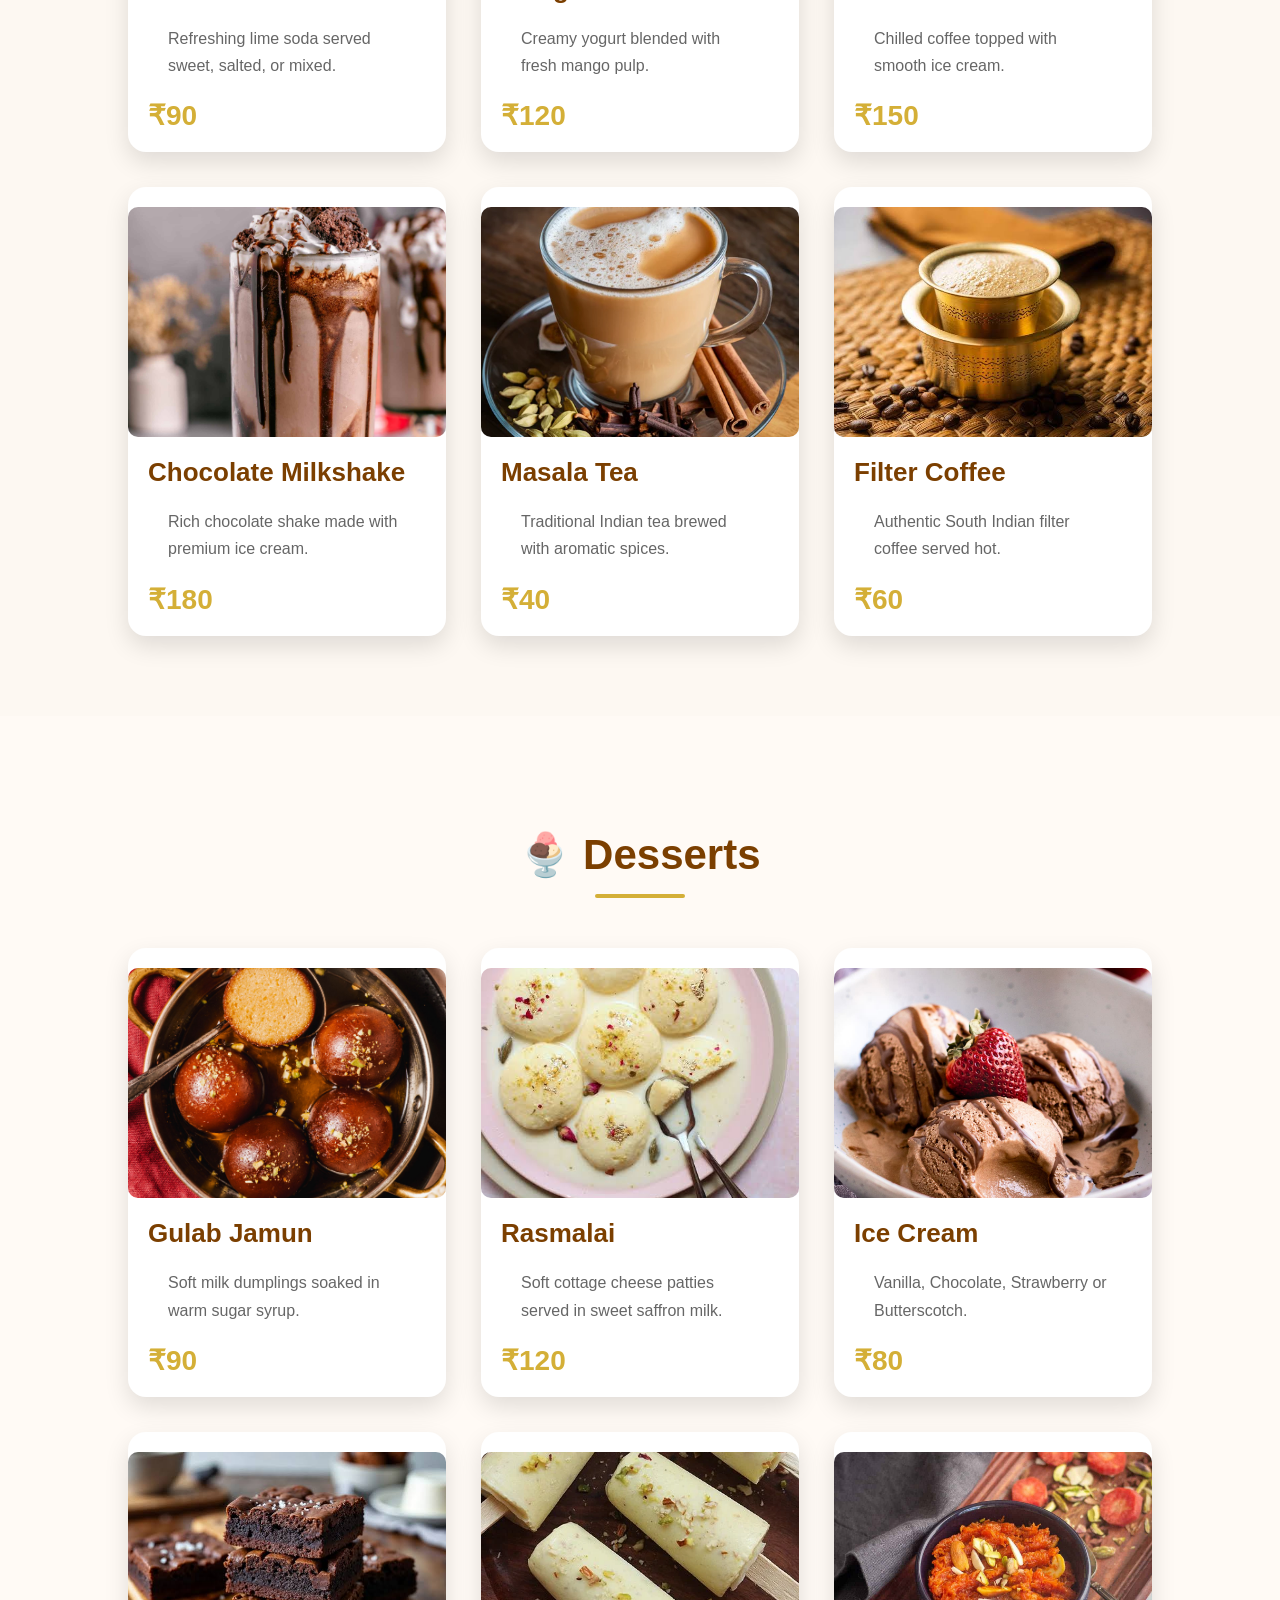
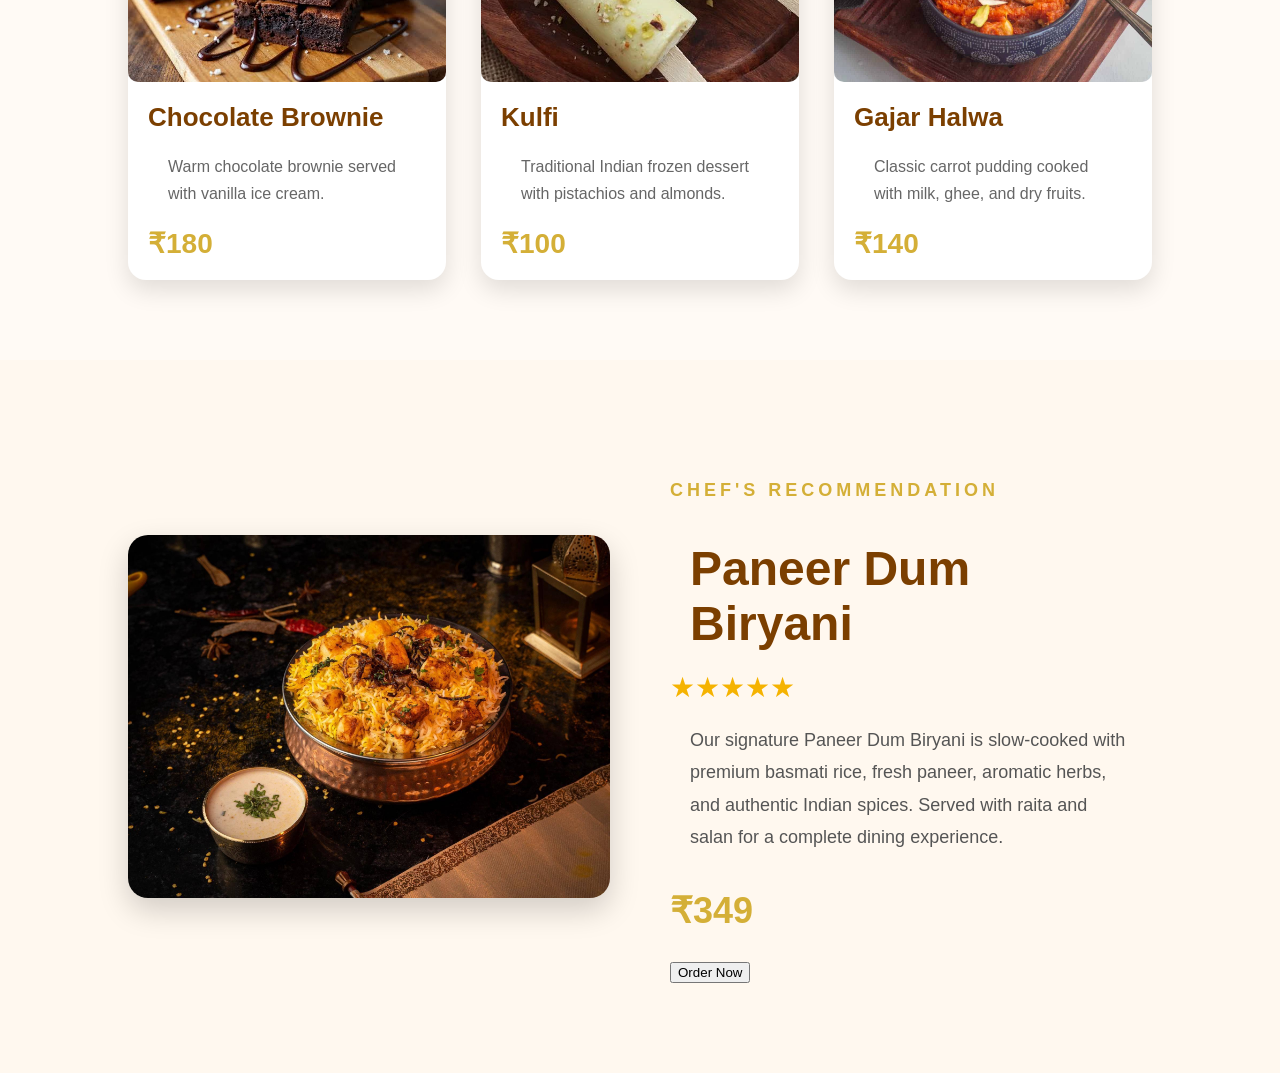
<file: menu.html>
<!DOCTYPE html>
<html lang="en">
    <head>
        <meta charset="UTF-8">
        <meta name="viewport" content="width=device-width, initial-scale=1.0">
        <title>Mamta Bhojnalaya | Menu</title>
        <link rel="stylesheet" href="css/style.css">
        <link href="https://fonts.googleapis.com/css2?family=Cinzel:wght@600;700&family=Great+Vibes&family=Poppins:wght@300;400;500;600&display=swap" rel="stylesheet">
        <link rel="icon" type="image/png" href="images/favicon.jpg">
    </head>
    <body>
        <nav>
            <div class="logo-title">
                <img src="images/logo.png" alt="Logo">
                <h1>Mamta Bhojnalaya</h1>
            </div>
            <div class="menu">
                <a href="index.html">Home</a>
                <a href="about.html">About</a>
                <a href="menu.html">Menu</a>
                <a href="gallery.html">Gallery</a>
                <a href="contact.html">Contact</a>
            </div>
        </nav>
        <section class="menu-hero">
    <div class="overlay"></div>

    <div class="menu-content">

    <h4 class="tagline">AUTHENTIC INDIAN FLAVOURS</h4>
<div class="decorative-line">
    <span></span>
    <i class="fa-solid fa-utensils"></i>
    <span></span>
</div>

    <h1 class="menu-title">
        <span class="white">Our</span><br>
        <span class="gold">Delicious</span><br>
        <span class="white script">Menu</span>
    </h1>

    <div class="title-line"></div>

    <h3 class="subtitle">Where Tradition Meets Taste</h3>

    <div class="small-line"></div>

    <p class="description">
        Experience the rich heritage of India with every bite.
        From aromatic curries to freshly baked breads,
        every dish is crafted with passion, tradition,
        and the finest ingredients.
    </p>

</div>
</section>
<section class="menu-category-nav">

    <h2>Browse Our Menu</h2>

    <div class="category-buttons">

        <a href="#starters">🥗 Starters</a>

        <a href="#soups">🍲 Soups</a>

        <a href="#main-course">🍛 Main Course</a>

        <a href="#biryani-rice">🍚 Biryani & Rice</a>

        <a href="#breads">🍞 Breads</a>

        <a href="#chinese">🍜 Chinese</a>

        <a href="#beverages">🥤 Beverages</a>

        <a href="#desserts">🍨 Desserts</a>

    </div>

</section>
<section id="starters" class="menu-section">

<h2>🥗 Starters</h2>

<div class="menu-grid">

<div class="food-card">

<img src="images/paneer-tikka.jpg">

<h3>Paneer Tikka</h3>

<p>
Soft paneer cubes marinated in yogurt and Indian spices,
grilled in a traditional tandoor.
</p>

<h4>₹240</h4>

</div>

<div class="food-card">

<img src="images/veg-manchurian.jpg">

<h3>Veg Manchurian</h3>

<p>
Crispy vegetable dumplings tossed in spicy Indo-Chinese sauce.
</p>

<h4>₹180</h4>

</div>

<div class="food-card">

<img src="images/gobi65.jpg">

<h3>Gobi 65</h3>

<p>
Crunchy cauliflower florets coated with aromatic spices.
</p>

<h4>₹190</h4>

</div>

</div>

</section>
<!--================ SOUPS =================-->

<section id="soups" class="menu-section">

    <h2>🥣 Soups</h2>

    <div class="menu-grid">

        <div class="food-card">
            <img src="images/tomato-soup.jpg" alt="Tomato Soup">
            <h3>Tomato Soup</h3>
            <p>Fresh tomatoes blended with herbs and cream.</p>
            <h4>₹120</h4>
        </div>

        <div class="food-card">
            <img src="images/Hot-and-Sour-Soup.jpg" alt="Hot & Sour Soup">
            <h3>Hot & Sour Soup</h3>
            <p>Spicy Indo-Chinese soup with vegetables.</p>
            <h4>₹140</h4>
        </div>

        <div class="food-card">
            <img src="images/sweet-corn-soup.jpg" alt="Sweet Corn Soup">
            <h3>Sweet Corn Soup</h3>
            <p>Creamy sweet corn soup with fresh vegetables.</p>
            <h4>₹130</h4>
        </div>

        <div class="food-card">
            <img src="images/manchow-soup-veg.jpg" alt="Veg Manchow Soup">
            <h3>Veg Manchow Soup</h3>
            <p>Rich vegetable soup served with crispy noodles.</p>
            <h4>₹150</h4>
        </div>

        <div class="food-card">
            <img src="images/clear-veg-soup.jpg" alt="Clear Veg Soup">
            <h3>Clear Veg Soup</h3>
            <p>Healthy clear soup loaded with fresh vegetables.</p>
            <h4>₹120</h4>
        </div>

        <div class="food-card">
            <img src="images/Lemon-Coriander-Soup.jpg" alt="Lemon Coriander Soup">
            <h3>Lemon Coriander Soup</h3>
            <p>Refreshing soup with lemon and coriander flavour.</p>
            <h4>₹130</h4>
        </div>

    </div>
</section>
<!-- ================= MAIN COURSE ================= -->

<section id="main-course" class="menu-section">

    <h2>🍛 Main Course</h2>

    <div class="menu-grid">

        <div class="food-card">
            <img src="images/paneer-butter-masala.jpg" alt="Paneer Butter Masala">
            <h3>Paneer Butter Masala</h3>
            <p>Soft paneer cubes cooked in rich tomato and butter gravy.</p>
            <h4>₹280</h4>
        </div>

        <div class="food-card">
            <img src="images/kadai-paneer.jpg" alt="Kadai Paneer">
            <h3>Kadai Paneer</h3>
            <p>Paneer cooked with capsicum, onions and traditional spices.</p>
            <h4>₹290</h4>
        </div>

        <div class="food-card">
            <img src="images/mixed-vegetable-curry.jpg" alt="Mix Veg Curry">
            <h3>Mix Veg Curry</h3>
            <p>Fresh vegetables cooked in delicious Indian masala gravy.</p>
            <h4>₹240</h4>
        </div>

        <div class="food-card">
            <img src="images/dal-makhani.jpg" alt="Dal Makhani">
            <h3>Dal Makhani</h3>
            <p>Black lentils slow-cooked with butter and fresh cream.</p>
            <h4>₹260</h4>
        </div>

        <div class="food-card">
            <img src="images/chole-masala.jpg" alt="Chole Masala">
            <h3>Chole Masala</h3>
            <p>Punjabi chickpeas cooked in spicy onion-tomato gravy.</p>
            <h4>₹230</h4>
        </div>

        <div class="food-card">
            <img src="images/palak-paneer.jpg" alt="Palak Paneer">
            <h3>Palak Paneer</h3>
            <p>Fresh spinach puree cooked with soft paneer cubes.</p>
            <h4>₹270</h4>
        </div>

        <div class="food-card">
            <img src="images/malai-kofta.jpg" alt="Malai Kofta">
            <h3>Malai Kofta</h3>
            <p>Soft vegetable dumplings served in creamy cashew gravy.</p>
            <h4>₹300</h4>
        </div>

        <div class="food-card">
            <img src="images/veg-kolhapuri.jpg" alt="Veg Kolhapuri">
            <h3>Veg Kolhapuri</h3>
            <p>Mixed vegetables cooked in spicy Kolhapuri masala.</p>
            <h4>₹260</h4>
        </div>

    </div>

</section>
<!-- ================= BIRYANI & RICE ================= -->

<section id="biryani-rice" class="menu-section">

    <h2>🍚 Biryani & Rice</h2>

    <div class="menu-grid">

        <div class="food-card">
            <img src="images/Veg-Biryani.jpg" alt="Veg Biryani">
            <h3>Veg Biryani</h3>
            <p>Fragrant basmati rice cooked with fresh vegetables and aromatic Indian spices.</p>
            <h4>₹250</h4>
        </div>

        <div class="food-card">
            <img src="images/paneer-biryani.jpg" alt="Paneer Biryani">
            <h3>Paneer Biryani</h3>
            <p>Delicious biryani prepared with soft paneer cubes and traditional spices.</p>
            <h4>₹290</h4>
        </div>

        <div class="food-card">
            <img src="images/jeera-rice.jpg" alt="Jeera Rice">
            <h3>Jeera Rice</h3>
            <p>Steamed basmati rice tempered with cumin seeds and fresh coriander.</p>
            <h4>₹170</h4>
        </div>

        <div class="food-card">
            <img src="images/Veg-Pulao.jpg" alt="Veg Pulao">
            <h3>Veg Pulao</h3>
            <p>Fluffy basmati rice cooked with seasonal vegetables and mild spices.</p>
            <h4>₹220</h4>
        </div>

        <div class="food-card">
            <img src="images/ghee-rice.jpg" alt="Ghee Rice">
            <h3>Ghee Rice</h3>
            <p>Premium basmati rice cooked with pure ghee, whole spices, and cashews.</p>
            <h4>₹190</h4>
        </div>

        <div class="food-card">
            <img src="images/curd-rice.jpg" alt="Curd Rice">
            <h3>Curd Rice</h3>
            <p>Traditional South Indian curd rice served with a flavorful tempering.</p>
            <h4>₹150</h4>
        </div>

    </div>

</section>
<!-- ================= INDIAN BREADS ================= -->

<section id="breads" class="menu-section">

    <h2>🫓 Indian Breads</h2>

    <div class="menu-grid">

        <div class="food-card">
            <img src="images/butter-naan.jpg" alt="Butter Naan">
            <h3>Butter Naan</h3>
            <p>Soft tandoor-baked naan brushed with fresh butter.</p>
            <h4>₹50</h4>
        </div>

        <div class="food-card">
            <img src="images/garlic-naan.jpg" alt="Garlic Naan">
            <h3>Garlic Naan</h3>
            <p>Fresh naan topped with garlic, butter, and coriander.</p>
            <h4>₹70</h4>
        </div>

        <div class="food-card">
            <img src="images/tandoori-roti.jpg" alt="Tandoori Roti">
            <h3>Tandoori Roti</h3>
            <p>Traditional whole wheat bread baked in a clay oven.</p>
            <h4>₹35</h4>
        </div>

        <div class="food-card">
            <img src="images/Lachha-Paratha.jpg" alt="Lachha Paratha">
            <h3>Lachha Paratha</h3>
            <p>Layered flaky paratha cooked with pure butter.</p>
            <h4>₹80</h4>
        </div>

        <div class="food-card">
            <img src="images/roomali-roti.jpg" alt="Roomali Roti">
            <h3>Roomali Roti</h3>
            <p>Thin, soft Indian bread served fresh and hot.</p>
            <h4>₹45</h4>
        </div>

        <div class="food-card">
            <img src="images/stuffed-kulcha.jpg" alt="Stuffed Kulcha">
            <h3>Stuffed Kulcha</h3>
            <p>Soft kulcha stuffed with spiced potatoes and herbs.</p>
            <h4>₹90</h4>
        </div>

    </div>

</section>
<!-- ================= CHINESE ================= -->

<section id="chinese" class="menu-section">

    <h2>🍜 Chinese</h2>

    <div class="menu-grid">

        <div class="food-card">
            <img src="images/Vegetable-Fried-Rice.jpg" alt="Veg Fried Rice">
            <h3>Veg Fried Rice</h3>
            <p>Classic fried rice tossed with fresh vegetables and flavorful sauces.</p>
            <h4>₹220</h4>
        </div>

        <div class="food-card">
            <img src="images/hakka-noodles.jpg" alt="Hakka Noodles">
            <h3>Hakka Noodles</h3>
            <p>Stir-fried noodles with crunchy vegetables and aromatic seasonings.</p>
            <h4>₹230</h4>
        </div>

        <div class="food-card">
            <img src="images/schezwan-noodles.jpg" alt="Schezwan Noodles">
            <h3>Schezwan Noodles</h3>
            <p>Spicy noodles tossed in authentic Schezwan sauce.</p>
            <h4>₹250</h4>
        </div>

        <div class="food-card">
            <img src="images/Veg-manchurian-dry-Featured.jpg" alt="Veg Manchurian">
            <h3>Veg Manchurian</h3>
            <p>Soft vegetable balls served in rich Indo-Chinese Manchurian gravy.</p>
            <h4>₹260</h4>
        </div>

        <div class="food-card">
            <img src="images/Chilli-Paneer.jpg" alt="Chilli Paneer">
            <h3>Chilli Paneer</h3>
            <p>Crispy paneer tossed with capsicum, onions, and spicy sauces.</p>
            <h4>₹290</h4>
        </div>

        <div class="food-card">
            <img src="images/schezwan-fried-rice.jpg" alt="Schezwan Fried Rice">
            <h3>Schezwan Fried Rice</h3>
            <p>Hot and spicy fried rice prepared with fresh vegetables.</p>
            <h4>₹240</h4>
        </div>

    </div>

</section>
<!-- ================= BEVERAGES ================= -->

<section id="beverages" class="menu-section">

    <h2>🥤 Beverages</h2>

    <div class="menu-grid">

        <div class="food-card">
            <img src="images/fresh-lime-soda.jpg" alt="Fresh Lime Soda">
            <h3>Fresh Lime Soda</h3>
            <p>Refreshing lime soda served sweet, salted, or mixed.</p>
            <h4>₹90</h4>
        </div>

        <div class="food-card">
            <img src="images/mango-lassi.jpg" alt="Mango Lassi">
            <h3>Mango Lassi</h3>
            <p>Creamy yogurt blended with fresh mango pulp.</p>
            <h4>₹120</h4>
        </div>

        <div class="food-card">
            <img src="images/cold-coffee.jpg" alt="Cold Coffee">
            <h3>Cold Coffee</h3>
            <p>Chilled coffee topped with smooth ice cream.</p>
            <h4>₹150</h4>
        </div>

        <div class="food-card">
            <img src="images/Brownie-Milkshake.jpg" alt="Chocolate Milkshake">
            <h3>Chocolate Milkshake</h3>
            <p>Rich chocolate shake made with premium ice cream.</p>
            <h4>₹180</h4>
        </div>

        <div class="food-card">
            <img src="images/masala-tea.jpg" alt="Masala Tea">
            <h3>Masala Tea</h3>
            <p>Traditional Indian tea brewed with aromatic spices.</p>
            <h4>₹40</h4>
        </div>

        <div class="food-card">
            <img src="images/filter-coffee.jpg" alt="Filter Coffee">
            <h3>Filter Coffee</h3>
            <p>Authentic South Indian filter coffee served hot.</p>
            <h4>₹60</h4>
        </div>

    </div>

</section>
<!-- ================= DESSERTS ================= -->

<section id="desserts" class="menu-section">

    <h2>🍨 Desserts</h2>

    <div class="menu-grid">

        <div class="food-card">
            <img src="images/gulab-jamun.jpg" alt="Gulab Jamun">
            <h3>Gulab Jamun</h3>
            <p>Soft milk dumplings soaked in warm sugar syrup.</p>
            <h4>₹90</h4>
        </div>

        <div class="food-card">
            <img src="images/rasamalai.jpg" alt="Rasmalai">
            <h3>Rasmalai</h3>
            <p>Soft cottage cheese patties served in sweet saffron milk.</p>
            <h4>₹120</h4>
        </div>

        <div class="food-card">
            <img src="images/ice-creame.jpg" alt="Ice Cream">
            <h3>Ice Cream</h3>
            <p>Vanilla, Chocolate, Strawberry or Butterscotch.</p>
            <h4>₹80</h4>
        </div>

        <div class="food-card">
            <img src="images/chocolate-brownie.jpg" alt="Chocolate Brownie">
            <h3>Chocolate Brownie</h3>
            <p>Warm chocolate brownie served with vanilla ice cream.</p>
            <h4>₹180</h4>
        </div>

        <div class="food-card">
            <img src="images/kulfi.jpg" alt="Kulfi">
            <h3>Kulfi</h3>
            <p>Traditional Indian frozen dessert with pistachios and almonds.</p>
            <h4>₹100</h4>
        </div>

        <div class="food-card">
            <img src="images/gajar-halwa.jpg" alt="Gajar Halwa">
            <h3>Gajar Halwa</h3>
            <p>Classic carrot pudding cooked with milk, ghee, and dry fruits.</p>
            <h4>₹140</h4>
        </div>

    </div>

</section>
<!-- ================= CHEF'S SPECIAL ================= -->

<section id="chef-special">

    <div class="chef-container">

        <div class="chef-image">
            <img src="images/paneer-dum-biryani.jpg" alt="Chef Special">
        </div>

        <div class="chef-content">

            <h5>CHEF'S RECOMMENDATION</h5>

            <h2>Paneer Dum Biryani</h2>

            <div class="stars">★★★★★</div>

            <p>
                Our signature Paneer Dum Biryani is slow-cooked with premium
                basmati rice, fresh paneer, aromatic herbs, and authentic
                Indian spices. Served with raita and salan for a complete
                dining experience.
            </p>

            <h3>₹349</h3>

            <button onclick="orderMessage()">Order Now</button>

        </div>

    </div>

</section>
        <script src="js/script.js"></script>
      <script>
function orderMessage() {
    alert("Thank you for your interest! Online ordering is not available in this demo website.");
}
</script>  
    </body>
</html>
</file>
<file: css/style.css>
body {
    margin: 0;
    padding: 0;
    font-family: Arial, sans-serif;
    background-color: white;
}
html,
body{
    width:100%;
    overflow-x:hidden;
}
nav {
    display: flex;
    align-items: center;
    padding: 15px 30px;
    background-color: #8B4513;
    /* padding: 15px;
    text-align: center;  */
}
.logo-title {
    display: flex;
    justify-self: center;
    align-items: center;
    gap: 10px;
    margin-bottom: 15PX;
}
nav img {
    width: 60px;
    height: 60px;
}
nav h1 {
    margin-right: auto;
    color: yellow;
    
}
nav a {
    margin-left: 20px;
    color: white;
    text-decoration: none;
    font-size: 18px; 
}
nav a:hover {
    color: yellow;
}
h1 {
    text-align: center;
    color: #8B4513;
    margin-top: 30px;
}
h2 {
    color: #8B4513;
    padding: 0 20px;
}
p {
    font-size: 18px;
    line-height: 1.6;
    padding: 0 20px;
}
img {
    display: block;
    margin: 20px auto;
    width: 80%;
    max-width: 500px;
    border-radius: 10px;
}
.hero {
    height: 100vh;
    background-image: url(../images/banner.png);
    background-size: cover;
    background-position: center;
    background-repeat: no-repeat;
    display: flex;
    justify-content: center;
    align-items: center;
    text-align: center;
    padding: 20px;
}
.hero-content {
    background-color: rgba(0,0,0,0.6);
    color: white;
    padding: 40px;
    border-radius: 10px;
    width: 80%;
}
.hero h1 {
    color: yellow;
    font-size: 60px;
    margin-bottom: 20px;
}
.hero h3 {
    font-size: 30px;
    margin-bottom: 20px;
}
.hero p {
    max-width: 800px;
    margin: 0 auto 30px auto;
}
.hero-buttons{
    margin-top: 20px;
}
.btn {
    display: inline-block;
    padding: 15px 30px;
    font-size: 20px;
    color: white;
    background-color: brown;
    margin: 15px;
    border-radius: 8px;
    text-decoration: none;
}
.btn:hover {
    background-color: darkred;
}
/* Featured section */
.featured {
    text-align: center;
    padding: 60px 20px;
    background-color: #f5f5f5;
}
.featured h2 {
    font-size: 40px;
    margin-bottom: 40px;
    color: #8B4513;
}
.dish-card {
    padding: 20px;
    width: 60%;
    margin: 20px auto;
    background-color: white;
    border-radius: 10px;
    box-shadow: 0 2px 8px gray;
}
.dish-card h3 {
    color: darkred;
}
/* Welcome Section */
.welcome {
    text-align: center;
    padding: 60px 20px;
    background-color: white;
}
.welcome h2 {
    font-size: 40px;
    margin-bottom: 30px;
    color: #8B4513;
}
.welcome p {
    max-width: 900px;
    margin: 20px auto;
    font-size: 20px;
    line-height: 1.8;
}
/* Why choose us section */
.choose {
    text-align: center;
    padding: 60px 20px;
    background-color: #f5f5f5;
}
.choose h2 {
    font-size: 40px;
    margin-bottom: 40px;
    color: #8B4513;
}
.choose-card {
    padding: 20px;
    width: 70%;
    margin: 20px auto;
    background-color: white;
    border-radius: 10px;
    box-shadow: 0 2px 8px gray;
}
.choose-card h3 {
    color: darkred;
}
/* Customer Reviews Section */
.reviews {
    text-align: center;
    padding: 60px 20px;
    background-color: white;
}
.reviews h2 {
    font-size: 40px;
    margin-bottom: 40px;
    color: #8B4513;
}
.review-card {
    padding: 25px;
    width: 70%;
    margin: 20px auto;
    background-color: #f5f5f5;
    border-radius: 10px;
    box-shadow: 0 2px 8px gray;
}
.review-card h3 {
    color: darkred;
}
/* Footer section */ 
footer {
    text-align: center;
    padding: 40px 20px;
    background-color: #8B4513;
    color: white;
}
footer h2 {
    margin-bottom: 20px;
}
footer p {
    margin: 10px 0;
    font-size: 18px;
}

/* ===========================
   ABOUT HERO SECTION
=========================== */

.about-hero{
    background: linear-gradient(rgba(0,0,0,0.65), rgba(0,0,0,0.65)), url(../images/about-banner.jpg.jpeg);
    background-size: cover;
    background-position: center;
    background-repeat: no-repeat;
    height: 100vh;
    width: 100%;
    display: flex;
    flex-direction: column;
    justify-content: center;
    align-items: center;
    color: white;
    text-align: center;
    padding: 20px 30px 120px;
}

.about-hero h1{
    font-size: 60px;
    margin-bottom: 30px;
    color: white;
    text-shadow: 2px 2px 8px rgba(0,0,0,0.8);
}
.divider{
    width: 100px;
    height: 5px;
    background: #FFD700;
    margin: 20px auto 35px;
    border-radius: 10px;
    box-shadow: 0 0 12px #FFD700;
.about-subtitle{
    color: #FFD700;
    font-size: 18px;
    letter-spacing: 4px;
    text-transform: uppercase;
    font-weight: bold;
    margin-bottom: 15px;
}

.about-buttons{
    margin-top: 35px;
}

.btn{
    display: inline-block;
    background: #FFD700;
    color: #222;
    padding: 12px 28px;
    margin: 0 10px;
    border-radius: 30px;
    text-decoration: none;
    font-weight: bold;
    transition: 0.3s;
}

.btn:hover{
    background: #ff9800;
    color: white;
}

.btn2{
    background: transparent;
    color: white;
    border: 2px solid #FFD700;
}

.btn2:hover{
    background: #FFD700;
    color: black;
}
}
.about-hero p{
    font-size: 22px;
    max-width: 850px;
    text-shadow: 2px 2px 8px rgba(0,0,0,0.8);
    line-height: 1.8;
}

/* ===========================
   HISTORY SECTION
=========================== */

.history{
    background: #ffffff;
    padding: 70px 40px;
    text-align: center;
}

.history h2{
    font-size: 40px;
    color: brown;
    margin-bottom: 30px;
}

.history p{
    font-size: 20px;
    color: #555;
    line-height: 1.8;
    max-width: 900px;
    margin: 20px auto;
}

/* ===========================
   SPECIALTIES SECTION
=========================== */

.specialties{
    background: #f8f8f8;
    padding: 70px 20px;
    text-align: center;
}

.specialties h2{
    font-size: 40px;
    color: brown;
    margin-bottom: 40px;
}

.special-card{
    background: white;
    width: 75%;
    margin: 25px auto;
    padding: 25px;
    border-radius: 12px;
    box-shadow: 0px 5px 15px rgba(0,0,0,0.15);
    transition: 0.3s;
}

.special-card:hover{
    transform: translateY(-8px);
}

.special-card h3{
    color: darkred;
    margin-bottom: 15px;
    font-size: 28px;
}

.special-card p{
    font-size: 18px;
    color: #555;
    line-height: 1.7;
}

/* ===========================
   MISSION & VISION
=========================== */

.mission-vision{
    background: white;
    padding: 70px 20px;
    text-align: center;
}

.mission-vision h2{
    font-size: 40px;
    color: brown;
    margin-bottom: 40px;
}

.mission,
.vision{
    background: #fff8f0;
    width: 75%;
    margin: 25px auto;
    padding: 25px;
    border-left: 6px solid brown;
    border-radius: 10px;
    box-shadow: 0px 5px 12px rgba(0,0,0,0.12);
}

.mission h3,
.vision h3{
    color: darkred;
    margin-bottom: 15px;
}

.mission p,
.vision p{
    font-size: 18px;
    line-height: 1.7;
    color: #555;
}

/* ===========================
   CUSTOMER SERVICES
=========================== */

.services{
    background: #f5f5f5;
    padding: 70px 20px;
    text-align: center;
}

.services h2{
    color: brown;
    font-size: 40px;
    margin-bottom: 40px;
}

.services ul{
    list-style: none;
    padding: 0;
}

.services li{
    background: white;
    width: 70%;
    margin: 15px auto;
    padding: 18px;
    border-radius: 10px;
    box-shadow: 0px 3px 10px rgba(0,0,0,0.1);
    font-size: 20px;
    transition: 0.3s;
}

.services li:hover{
    background: brown;
    color: white;
}
/* HERO SECTION */

.menu-hero{
    position:relative;
    width:100%;
    height:100vh;
    background: url("../images/menu-banner3.png") no-repeat center center;
    background-size:cover;
    display:flex;
    align-items:center;
}
.overlay{
    position:absolute;
    inset:0;
    background:rgba(0,0,0,0.55);
}

.menu-content{
    position:relative;
    z-index:2;
    width:45%;
    margin-left:80px;
    color:#fff;
    text-align:center;
}

/* Small Heading */
.tagline{
    color:#d8a320;
    font-size:20px;
    letter-spacing:5px;
    font-weight:700;
    text-transform:uppercase;
    margin-bottom:20px;
}

/* Main Heading */
.menu-title{
    font-size:78px;
    line-height:0.95;
    font-weight:700;
    margin-bottom:30px;
}

/* White Text */
.menu-title .white{
    color:#ffffff;
}

/* Golden Brush Text */
.menu-title .gold{
    color:#d4a017;
    font-family:"Brush Script MT", cursive;
    font-size:100px;
    font-weight:normal;
}

/* Menu Script */
.menu-title .script{
    font-family:"Brush Script MT", cursive;
    font-size:90px;
    font-weight:normal;
}

/* Decorative Line */
.title-line{
    width:250px;
    height:2px;
    background:#d4a017;
    margin:15px auto;
}

.title-line::before,
.title-line::after{
    content:"";
    position:absolute;
    color:#d4a017;
    top:-12px;
    font-size:18px;
}

.title-line::before{
    left:-20px;
}

.title-line::after{
    right:-20px;
}

/* Subtitle */
.subtitle{
    color:#d4a017;
    font-family:"Brush Script MT", cursive;
    font-size:42px;
    font-weight:normal;
    margin-bottom:15px;
    text-align: center;
    margin: 10px 0;
}

/* Small Decorative Line */
.small-line{
    width:670px;
    height:2px;
    background:#d4a017;
    margin-bottom:25px;
}

/* Description */
.description{
    font-size:21px;
    line-height:1.9;
    color:#f1f1f1;
    max-width:620px;
}
.tagline{
    font-family:'Cinzel', serif;
}

.menu-title{
    font-family:'Cinzel', serif;
}

.menu-title .gold,
.menu-title .script,
.subtitle{
    font-family:'Great Vibes', cursive;
}

.description{
    font-family:'Poppins', sans-serif;
}
.decorative-line{
    display:flex;
    align-items:center;
    justify-content:center;
    gap:18px;
    margin:20px 0 35px;
}

.decorative-line span{
    width:140px;
    height:2px;
    background:linear-gradient(to right, transparent, #d4af37, transparent);
}

.decorative-line i,
.decorative-line{
    color:#d4af37;
    font-size:30px;
}
.menu-category-nav{

    padding:80px 10%;

    text-align:center;

    background:#fff;
}

.menu-category-nav h2{

    font-size:45px;

    color:#7B3F00;

    margin-bottom:40px;
}

.category-buttons{

    display:flex;

    justify-content:center;

    flex-wrap:wrap;

    gap:20px;
}

.category-buttons a{

    text-decoration:none;

    color:#333;

    background:#fff;

    border:2px solid #d4af37;

    padding:15px 30px;

    border-radius:40px;

    font-size:18px;

    font-weight:600;

    transition:.4s;
}

.category-buttons a:hover{

    background:#d4af37;

    color:white;

    transform:translateY(-5px);
}
.menu-section{

    padding:80px 10%;

    background:#fafafa;
}

.menu-section h2{

    text-align:center;

    font-size:42px;

    color:#7B3F00;

    margin-bottom:50px;
}

.menu-grid{

    display:grid;

    grid-template-columns:repeat(auto-fit,minmax(300px,1fr));

    gap:35px;
}

.food-card{

    background:white;

    border-radius:20px;

    overflow:hidden;

    box-shadow:0 10px 25px rgba(0,0,0,.12);

    transition:.4s;
}

.food-card:hover{

    transform:translateY(-10px);
}

.food-card img{

    width:100%;

    height:240px;

    object-fit:cover;
}

.food-card h3{

    margin:20px;

    color:#7B3F00;
}

.food-card p{

    margin:0 20px;

    line-height:1.7;

    color:#666;
}

.food-card h4{

    margin:20px;

    color:#d4af37;

    font-size:26px;
}
/* ================= MENU SECTION ================= */

.menu-section{
    padding:80px 10%;
    background:#fafafa;
}

.menu-section h2{
    text-align:center;
    font-size:42px;
    color:#7B3F00;
    margin-bottom:50px;
    position:relative;
    font-weight:700;
}

.menu-section h2::after{
    content:"";
    width:90px;
    height:4px;
    background:#d4af37;
    display:block;
    margin:15px auto 0;
    border-radius:20px;
}

/* ================= GRID ================= */

.menu-grid{
    display:grid;
    grid-template-columns:repeat(auto-fit,minmax(300px,1fr));
    gap:35px;
}

/* ================= FOOD CARD ================= */

.food-card{
    background:#fff;
    border-radius:18px;
    overflow:hidden;
    box-shadow:0 10px 25px rgba(0,0,0,.12);
    transition:0.4s ease;
}

.food-card:hover{
    transform:translateY(-10px);
    box-shadow:0 15px 35px rgba(0,0,0,.2);
}

/* ================= IMAGE ================= */

.food-card img{
    width:100%;
    height:230px;
    object-fit:cover;
}

/* ================= TITLE ================= */

.food-card h3{
    font-size:26px;
    color:#7B3F00;
    margin:20px 20px 10px;
    font-weight:700;
}

/* ================= DESCRIPTION ================= */

.food-card p{
    margin:0 20px;
    color:#666;
    font-size:16px;
    line-height:1.7;
}

/* ================= PRICE ================= */

.food-card h4{
    margin:20px;
    color:#d4af37;
    font-size:28px;
    font-weight:bold;
}

/* ================= RESPONSIVE ================= */

@media(max-width:768px){

.menu-section{
    padding:60px 20px;
}

.menu-section h2{
    font-size:34px;
}

.menu-grid{
    grid-template-columns:1fr;
}

.food-card img{
    height:220px;
}

}
/* ===========================
      MAIN COURSE SECTION
=========================== */

#main-course{
    background:#fffaf3;
    padding:80px 10%;
}

#main-course h2{
    text-align:center;
    font-size:42px;
    color:#7B3F00;
    margin-bottom:50px;
    font-weight:700;
    position:relative;
}

#main-course h2::after{
    content:"";
    width:90px;
    height:4px;
    background:#d4af37;
    display:block;
    margin:15px auto 0;
    border-radius:20px;
}

#main-course .menu-grid{
    display:grid;
    grid-template-columns:repeat(auto-fit,minmax(300px,1fr));
    gap:35px;
}

#main-course .food-card{
    background:#fff;
    border-radius:18px;
    overflow:hidden;
    box-shadow:0 10px 25px rgba(0,0,0,.12);
    transition:.4s;
}

#main-course .food-card:hover{
    transform:translateY(-10px);
    box-shadow:0 15px 35px rgba(0,0,0,.18);
}

#main-course .food-card img{
    width:100%;
    height:230px;
    object-fit:cover;
}

#main-course .food-card h3{
    margin:20px;
    color:#7B3F00;
    font-size:26px;
}

#main-course .food-card p{
    margin:0 20px;
    color:#666;
    line-height:1.7;
}

#main-course .food-card h4{
    margin:20px;
    color:#d4af37;
    font-size:28px;
    font-weight:bold;
}
/* ==========================
      BIRYANI & RICE
========================== */

#biryani-rice{
    padding:80px 10%;
    background:#fdf8f2;
}

#biryani-rice h2{
    text-align:center;
    font-size:42px;
    color:#7B3F00;
    margin-bottom:50px;
    font-weight:700;
    position:relative;
}

#biryani-rice h2::after{
    content:"";
    width:90px;
    height:4px;
    background:#d4af37;
    display:block;
    margin:15px auto 0;
    border-radius:20px;
}

#biryani-rice .menu-grid{
    display:grid;
    grid-template-columns:repeat(auto-fit,minmax(300px,1fr));
    gap:35px;
}

#biryani-rice .food-card{
    background:#fff;
    border-radius:18px;
    overflow:hidden;
    box-shadow:0 10px 25px rgba(0,0,0,0.12);
    transition:0.4s;
}

#biryani-rice .food-card:hover{
    transform:translateY(-10px);
    box-shadow:0 15px 35px rgba(0,0,0,0.20);
}

#biryani-rice .food-card img{
    width:100%;
    height:230px;
    object-fit:cover;
}

#biryani-rice .food-card h3{
    margin:20px;
    font-size:26px;
    color:#7B3F00;
}

#biryani-rice .food-card p{
    margin:0 20px;
    color:#666;
    line-height:1.7;
    font-size:16px;
}

#biryani-rice .food-card h4{
    margin:20px;
    color:#d4af37;
    font-size:28px;
    font-weight:bold;
}

/* Responsive */

@media (max-width:768px){

    #biryani-rice{
        padding:60px 20px;
    }

    #biryani-rice h2{
        font-size:34px;
    }

    #biryani-rice .menu-grid{
        grid-template-columns:1fr;
    }

}
/* ==========================
      INDIAN BREADS
========================== */

#breads{
    padding:80px 10%;
    background:#faf7f2;
}

#breads h2{
    text-align:center;
    font-size:42px;
    color:#7B3F00;
    margin-bottom:50px;
    font-weight:700;
    position:relative;
}

#breads h2::after{
    content:"";
    width:90px;
    height:4px;
    background:#d4af37;
    display:block;
    margin:15px auto 0;
    border-radius:20px;
}

#breads .menu-grid{
    display:grid;
    grid-template-columns:repeat(auto-fit,minmax(300px,1fr));
    gap:35px;
}

#breads .food-card{
    background:#fff;
    border-radius:18px;
    overflow:hidden;
    box-shadow:0 10px 25px rgba(0,0,0,.12);
    transition:.4s;
}

#breads .food-card:hover{
    transform:translateY(-10px);
    box-shadow:0 15px 35px rgba(0,0,0,.18);
}

#breads .food-card img{
    width:100%;
    height:230px;
    object-fit:cover;
}

#breads .food-card h3{
    margin:20px;
    color:#7B3F00;
    font-size:26px;
}

#breads .food-card p{
    margin:0 20px;
    color:#666;
    line-height:1.7;
}

#breads .food-card h4{
    margin:20px;
    color:#d4af37;
    font-size:28px;
    font-weight:bold;
}

/* Responsive */

@media (max-width:768px){

    #breads{
        padding:60px 20px;
    }

    #breads h2{
        font-size:34px;
    }

    #breads .menu-grid{
        grid-template-columns:1fr;
    }

}
/* ==========================
        CHINESE
========================== */

#chinese{
    padding:80px 10%;
    background:#fffaf5;
}

#chinese h2{
    text-align:center;
    font-size:42px;
    color:#7B3F00;
    margin-bottom:50px;
    font-weight:700;
    position:relative;
}

#chinese h2::after{
    content:"";
    width:90px;
    height:4px;
    background:#d4af37;
    display:block;
    margin:15px auto 0;
    border-radius:20px;
}

#chinese .menu-grid{
    display:grid;
    grid-template-columns:repeat(auto-fit,minmax(300px,1fr));
    gap:35px;
}

#chinese .food-card{
    background:#fff;
    border-radius:18px;
    overflow:hidden;
    box-shadow:0 10px 25px rgba(0,0,0,.12);
    transition:.4s;
}

#chinese .food-card:hover{
    transform:translateY(-10px);
    box-shadow:0 15px 35px rgba(0,0,0,.18);
}

#chinese .food-card img{
    width:100%;
    height:230px;
    object-fit:cover;
}

#chinese .food-card h3{
    margin:20px;
    color:#7B3F00;
    font-size:26px;
}

#chinese .food-card p{
    margin:0 20px;
    color:#666;
    line-height:1.7;
}

#chinese .food-card h4{
    margin:20px;
    color:#d4af37;
    font-size:28px;
    font-weight:bold;
}

/* Responsive */

@media (max-width:768px){

    #chinese{
        padding:60px 20px;
    }

    #chinese h2{
        font-size:34px;
    }

    #chinese .menu-grid{
        grid-template-columns:1fr;
    }

}
/* ==========================
        BEVERAGES
========================== */

#beverages{
    padding:80px 10%;
    background:#fdf8f2;
}

#beverages h2{
    text-align:center;
    font-size:42px;
    color:#7B3F00;
    margin-bottom:50px;
    font-weight:700;
    position:relative;
}

#beverages h2::after{
    content:"";
    width:90px;
    height:4px;
    background:#d4af37;
    display:block;
    margin:15px auto 0;
    border-radius:20px;
}

#beverages .menu-grid{
    display:grid;
    grid-template-columns:repeat(auto-fit,minmax(300px,1fr));
    gap:35px;
}

#beverages .food-card{
    background:#fff;
    border-radius:18px;
    overflow:hidden;
    box-shadow:0 10px 25px rgba(0,0,0,.12);
    transition:.4s;
}

#beverages .food-card:hover{
    transform:translateY(-10px);
    box-shadow:0 15px 35px rgba(0,0,0,.18);
}

#beverages .food-card img{
    width:100%;
    height:230px;
    object-fit:cover;
}

#beverages .food-card h3{
    margin:20px;
    color:#7B3F00;
    font-size:26px;
}

#beverages .food-card p{
    margin:0 20px;
    color:#666;
    line-height:1.7;
}

#beverages .food-card h4{
    margin:20px;
    color:#d4af37;
    font-size:28px;
    font-weight:bold;
}

/* Responsive */

@media (max-width:768px){

    #beverages{
        padding:60px 20px;
    }

    #beverages h2{
        font-size:34px;
    }

    #beverages .menu-grid{
        grid-template-columns:1fr;
    }

}
/* ==========================
        DESSERTS
========================== */

#desserts{
    padding:80px 10%;
    background:#fffaf5;
}

#desserts h2{
    text-align:center;
    font-size:42px;
    color:#7B3F00;
    margin-bottom:50px;
    font-weight:700;
    position:relative;
}

#desserts h2::after{
    content:"";
    width:90px;
    height:4px;
    background:#d4af37;
    display:block;
    margin:15px auto 0;
    border-radius:20px;
}

#desserts .menu-grid{
    display:grid;
    grid-template-columns:repeat(auto-fit,minmax(300px,1fr));
    gap:35px;
}

#desserts .food-card{
    background:#fff;
    border-radius:18px;
    overflow:hidden;
    box-shadow:0 10px 25px rgba(0,0,0,.12);
    transition:.4s;
}

#desserts .food-card:hover{
    transform:translateY(-10px);
    box-shadow:0 15px 35px rgba(0,0,0,.18);
}

#desserts .food-card img{
    width:100%;
    height:230px;
    object-fit:cover;
}

#desserts .food-card h3{
    margin:20px;
    color:#7B3F00;
    font-size:26px;
}

#desserts .food-card p{
    margin:0 20px;
    color:#666;
    line-height:1.7;
}

#desserts .food-card h4{
    margin:20px;
    color:#d4af37;
    font-size:28px;
    font-weight:bold;
}

/* Responsive */

@media (max-width:768px){

    #desserts{
        padding:60px 20px;
    }

    #desserts h2{
        font-size:34px;
    }

    #desserts .menu-grid{
        grid-template-columns:1fr;
    }

}
/* ==========================
      CHEF SPECIAL
========================== */

#chef-special{
    padding:90px 10%;
    background:#fff8ef;
}

.chef-container{
    display:flex;
    align-items:center;
    justify-content:space-between;
    gap:60px;
}

.chef-image{
    flex:1;
}

.chef-image img{
    width:100%;
    border-radius:20px;
    box-shadow:0 12px 30px rgba(0,0,0,.18);
}

.chef-content{
    flex:1;
}

.chef-content h5{
    color:#d4af37;
    letter-spacing:4px;
    font-size:18px;
    margin-bottom:15px;
}

.chef-content h2{
    font-size:48px;
    color:#7B3F00;
    margin-bottom:20px;
}

.stars{
    color:#f5b301;
    font-size:28px;
    margin-bottom:20px;
}

.chef-content p{
    color:#555;
    font-size:18px;
    line-height:1.8;
    margin-bottom:25px;
}

.chef-content h3{
    color:#d4af37;
    font-size:36px;
    margin-bottom:30px;
}

.chef-btn{
    display:inline-block;
    padding:15px 35px;
    background:#d4af37;
    color:#fff;
    text-decoration:none;
    border-radius:40px;
    font-size:18px;
    font-weight:bold;
    transition:.3s;
}

.chef-btn:hover{
    background:#7B3F00;
}

@media(max-width:768px){

    .chef-container{
        flex-direction:column;
    }

    .chef-content{
        text-align:center;
    }

}

/*=========================
    GALLERY HERO
==========================*/

.gallery-hero{
    position:relative;
    width:100%;
    height:100vh;
    background: url(../images/gallery-banner1.jpg) center center/cover no-repeat;
    display:flex;
    align-items:center;
    
}

.gallery-overlay{
    position:absolute;
    inset:0;
    background:rgba(0,0,0,.60);
}

.gallery-content{
    position:relative;
    z-index:2;
    width:50%;
    margin-left:80px;
    color:#fff;
}

.gallery-design{
    display: flex;
    align-items: center;         /* Controls the space between the two lines */
    margin-bottom: 30px;     /* Total width of both lines */
}


.gallery-design img{
    width:140px;
    margin:0 25px;
}

.gallery-design .line{
    width: 200px;
    height: 2px;
    background: #d4af37;
}

.tagline{
    color:#d4af37;
    letter-spacing:5px;
    font-size:23px;
    font-weight:600;
    margin-bottom:20px;
    text-transform:uppercase;
}

.gallery-content h1{
    font-size: 85px;
    font-weight: 800;
    line-height: 1.1;
    margin: 20px 0;
    margin-left: -200px; 
    color: #fff;  /* Move heading slightly left */
}

.gallery-content h1 span{
    color: #d4af37;
}

.underline{
    width: 550px;
    height: 2.5px;
    background: #d4af37;
    border-radius: 20px;
    margin-top: 20px;
    margin-bottom: 40px;
    margin-left: 0;
}

.description{
    font-size:21px;
    line-height:1.9;
    color:#f2f2f2;
    margin-bottom:40px;
}

.gallery-btn{
    display:inline-block;
    padding:18px 45px;
    background:#d4af37;
    color:#111;
    text-decoration:none;
    border-radius:50px;
    font-size:18px;
    font-weight:bold;
    transition:.3s;
}

.gallery-btn:hover{
    background:#fff;
}

/* ================= GALLERY SECTION ================= */

.gallery-section{
    background:#111;
    padding:100px 8%;
}

.section-title{
    text-align:center;
    margin-bottom:50px;
}

.section-title p{
    color:#d4af37;
    letter-spacing:4px;
    font-size:16px;
    font-weight:600;
    margin-bottom:15px;
}

.section-title h2{
    color:#fff;
    font-size:55px;
    margin-bottom:18px;
}

.title-line{
    width:120px;
    height:4px;
    background:#d4af37;
    margin:auto;
    border-radius:30px;
}

/* Category Buttons */

.gallery-filter{
    display:flex;
    justify-content:center;
    gap:20px;
    margin-bottom:60px;
    flex-wrap:wrap;
}

.gallery-filter button{
    padding:12px 30px;
    border:2px solid #d4af37;
    background:transparent;
    color:#fff;
    border-radius:40px;
    cursor:pointer;
    font-size:17px;
    transition:.4s;
}

.gallery-filter button:hover,
.gallery-filter .active{
    background:#d4af37;
    color:#111;
}

/* Gallery Grid */

.gallery-grid{
    display:grid;
    grid-template-columns:repeat(3,1fr);
    gap:30px;
}

.gallery-item{
    overflow:hidden;
    border-radius:18px;
    cursor:pointer;
}

.gallery-item img{
    width:100%;
    height:320px;
    object-fit:cover;
    display:block;
    transition:.5s;
}

.gallery-item:hover img{
    transform:scale(1.08);
}

/* Responsive */

@media(max-width:992px){

.gallery-grid{
    grid-template-columns:repeat(2,1fr);
}

}

@media(max-width:768px){

.gallery-grid{
    grid-template-columns:1fr;
}

.section-title h2{
    font-size:40px;
}

.gallery-item img{
    height:260px;
}

.gallery-filter{
    gap:12px;
}

}

/* ==========================
      CONTACT HERO
========================== */

.contact-hero{
    position:relative;
    width:100%;
    height:100vh;
    background:url(../images/contact-us.jpg) center center/cover no-repeat;
    display:flex;
    align-items:center;
}

.contact-overlay{
    position:absolute;
    inset:0;
    background:rgba(0,0,0,.60);
}

.contact-content{
    position:relative;
    z-index:2;
    width:48%;
    margin-left:70px;
    color:#fff;
}

.contact-design{
    display:flex;
    gap:150px;
    width: 420px;
    margin-bottom:18px;
}

.contact-design .line{
    width:500px;
    height:2px;
    background:#d4af37;
}

.tagline{
    color:#d4af37;
    letter-spacing:2.5px;
    font-size:23px;
    font-weight:600;
    text-transform:uppercase;
    margin-bottom:22px;
}

.contact-content h1{
    font-size:82px;
    font-weight:700;
    line-height:1.1;
    margin-bottom:20px;
    margin-left: -200px; 
    color:#fff;  /* Move heading slightly left */
}

.contact-content h1 span{
    color:#d4af37;
}

.underline{
    width:520px;
    height:4px;
    background:#d4af37;
    border-radius:20px;
    margin:25px 0 35px;
}

.description{
    font-size:22px;
    line-height:1.8;
    color:#f5f5f5;
    margin-bottom:45px;
}

.contact-btn{
    display:inline-block;
    padding:20px 50px;
    background:#d4af37;
    color:#111;
    text-decoration:none;
    border-radius:50px;
    font-size:22px;
    font-weight:600;
    transition:.3s;
}

.contact-btn:hover{
    background:#fff;
}
/* ================= CONTACT INFO ================= */

.contact-info{
    background:#111;
    padding:90px 8%;
}

.section-title{
    text-align:center;
    margin-bottom:60px;
}

.section-title h2{
    color:#fff;
    font-size:48px;
    margin-bottom:15px;
}

.title-line{
    width:120px;
    height:4px;
    background:#d4af37;
    margin:0 auto 20px;
    border-radius:20px;
}

.section-title p{
    color:#ccc;
    font-size:18px;
}

.info-container{
    display:grid;
    grid-template-columns:repeat(4,1fr);
    gap:30px;
}

.info-card{
    background:#1d1d1d;
    padding:40px 30px;
    border-radius:15px;
    text-align:center;
    transition:.4s;
    border:2px solid transparent;
}

.info-card:hover{
    transform:translateY(-8px);
    border-color:#d4af37;
}

.icon{
    font-size:45px;
    margin-bottom:20px;
}

.info-card h3{
    color:#d4af37;
    font-size:28px;
    margin-bottom:15px;
}

.info-card p{
    color:#ddd;
    line-height:1.8;
    font-size:18px;
}
/* ================= GOOGLE MAP ================= */

.map-section{
    background:#181818;
    padding:90px 8%;
}

.map-container{
    margin-top:40px;
    border-radius:15px;
    overflow:hidden;
    box-shadow:0 8px 25px rgba(0,0,0,.4);
}

.map-container iframe{
    width:100%;
    height:500px;
    border:0;
}
/*=========================
        FOOTER
==========================*/

.footer{
    background:#0d0d0d;
    color:#fff;
    padding:70px 8% 25px;
}

.footer-container{
    display:grid;
    grid-template-columns:repeat(4,1fr);
    gap:40px;
}

.footer-box h2{
    font-size:32px;
    margin-bottom:20px;
}

.footer-box h2 span{
    color:#d4af37;
}

.footer-box h3{
    color:#d4af37;
    margin-bottom:20px;
    font-size:24px;
}

.footer-box p{
    color:#ccc;
    line-height:1.8;
    margin-bottom:12px;
}

.footer-box ul{
    list-style:none;
}

.footer-box ul li{
    margin-bottom:12px;
}

.footer-box ul li a{
    color:#ccc;
    text-decoration:none;
    transition:.3s;
}

.footer-box ul li a:hover{
    color:#d4af37;
    padding-left:5px;
}

.social-icons{
    display:flex;
    gap:15px;
}

.social-icons a{
    width:45px;
    height:45px;
    display:flex;
    align-items:center;
    justify-content:center;
    background:#1e1e1e;
    border-radius:50%;
    color:#fff;
    text-decoration:none;
    font-size:20px;
    transition:.3s;
}

.social-icons a:hover{
    background:#d4af37;
    color:#111;
}

.footer hr{
    margin:50px 0 25px;
    border:none;
    height:1px;
    background:#444;
}

.copyright{
    text-align:center;
    color:#aaa;
    font-size:16px;
}

/* Responsive */

@media(max-width:992px){

.footer-container{
    grid-template-columns:repeat(2,1fr);
}

}

@media(max-width:768px){

.footer-container{
    grid-template-columns:1fr;
    text-align:center;
}

.social-icons{
    justify-content:center;
}

}
/* Welcome Popup */

.popup{
    position:fixed;
    top:0;
    left:0;
    width:100%;
    height:100%;
    background:rgba(0,0,0,.75);
    display:flex;
    justify-content:center;
    align-items:center;
    z-index:9999;
}

.popup-content{
    background:#fff;
    width:450px;
    padding:40px;
    text-align:center;
    border-radius:15px;
    box-shadow:0 10px 30px rgba(0,0,0,.4);
}

.popup-content h2{
    color:#555;
    font-size:28px;
    margin-bottom:10px;
}

.popup-content h1{
    color:#d4af37;
    font-size:42px;
    margin-bottom:15px;
}

.popup-content p{
    color:#666;
    font-size:18px;
    margin-bottom:30px;
}

.popup-content button{
    padding:14px 35px;
    border:none;
    background:#d4af37;
    color:#111;
    font-size:18px;
    border-radius:30px;
    cursor:pointer;
    transition:.3s;
}

.popup-content button:hover{
    background:#111;
    color:#fff;
}

/* ===========================
   RESPONSIVE DESIGN
=========================== */

/* Tablets */
@media (max-width: 992px) {

    .navbar{
        flex-direction: column;
        align-items: center;
    }

    .nav-links{
        margin-top: 15px;
        flex-wrap: wrap;
        justify-content: center;
    }

    .hero-content{
        width: 90%;
    }

    .hero-content h1{
        font-size: 55px;
    }

    .gallery-container,
    .review-container,
    .menu-container,
    .footer-container{
        grid-template-columns: repeat(2,1fr);
    }

}

/* Mobile */
@media (max-width:768px){

    .navbar{
        flex-direction: column;
        padding:15px;
    }

    .nav-links{
        flex-direction: column;
        gap:15px;
    }

    .hero{
        height:auto;
        padding:100px 20px;
    }

    .hero-content{
        width:100%;
        text-align:center;
    }

    .hero-content h1{
        font-size:40px;
    }

    .hero-content p{
        font-size:18px;
    }

    .gallery-container,
    .review-container,
    .menu-container,
    .footer-container{
        grid-template-columns:1fr;
    }

    .map-container iframe{
        height:300px;
    }

    img{
        max-width:100%;
        height:auto;
    }
}
</file>
